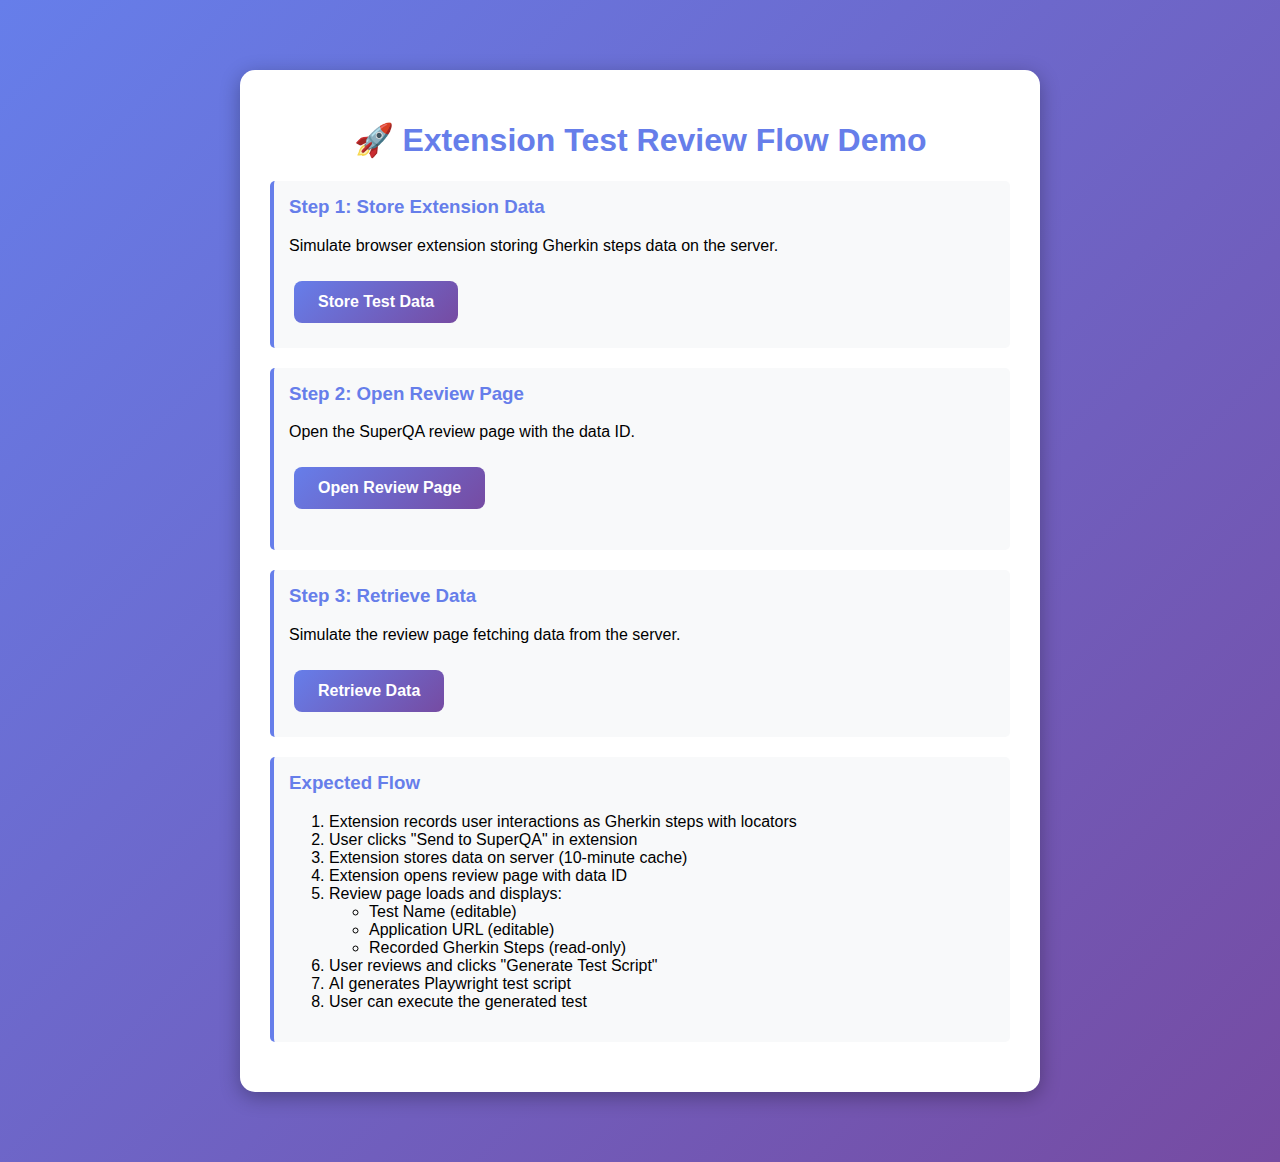
<file: docs/extension-flow-demo.html>
<!DOCTYPE html>
<html lang="en">
<head>
    <meta charset="UTF-8">
    <meta name="viewport" content="width=device-width, initial-scale=1.0">
    <title>Extension Flow Demo</title>
    <style>
        body {
            font-family: Arial, sans-serif;
            max-width: 800px;
            margin: 50px auto;
            padding: 20px;
            background: linear-gradient(135deg, #667eea 0%, #764ba2 100%);
        }
        .container {
            background: white;
            padding: 30px;
            border-radius: 15px;
            box-shadow: 0 5px 20px rgba(0,0,0,0.3);
        }
        h1 {
            color: #667eea;
            text-align: center;
        }
        .step {
            margin: 20px 0;
            padding: 15px;
            background: #f8f9fa;
            border-left: 4px solid #667eea;
            border-radius: 5px;
        }
        .step h3 {
            margin-top: 0;
            color: #667eea;
        }
        button {
            background: linear-gradient(135deg, #667eea 0%, #764ba2 100%);
            color: white;
            border: none;
            padding: 12px 24px;
            border-radius: 8px;
            font-size: 16px;
            font-weight: 600;
            cursor: pointer;
            margin: 10px 5px;
        }
        button:hover {
            transform: translateY(-2px);
            box-shadow: 0 5px 15px rgba(102, 126, 234, 0.4);
        }
        .code {
            background: #2d2d2d;
            color: #f8f8f2;
            padding: 15px;
            border-radius: 8px;
            overflow-x: auto;
            font-family: 'Courier New', monospace;
            font-size: 14px;
        }
        .success {
            color: #10b981;
            font-weight: bold;
        }
        .info {
            color: #3b82f6;
            font-weight: bold;
        }
    </style>
</head>
<body>
    <div class="container">
        <h1>🚀 Extension Test Review Flow Demo</h1>
        
        <div class="step">
            <h3>Step 1: Store Extension Data</h3>
            <p>Simulate browser extension storing Gherkin steps data on the server.</p>
            <button onclick="storeData()">Store Test Data</button>
            <div id="storeResult"></div>
        </div>

        <div class="step">
            <h3>Step 2: Open Review Page</h3>
            <p>Open the SuperQA review page with the data ID.</p>
            <button id="openReviewBtn" onclick="openReview()" disabled>Open Review Page</button>
            <p id="reviewInfo"></p>
        </div>

        <div class="step">
            <h3>Step 3: Retrieve Data</h3>
            <p>Simulate the review page fetching data from the server.</p>
            <button id="retrieveBtn" onclick="retrieveData()" disabled>Retrieve Data</button>
            <div id="retrieveResult"></div>
        </div>

        <div class="step">
            <h3>Expected Flow</h3>
            <ol>
                <li>Extension records user interactions as Gherkin steps with locators</li>
                <li>User clicks "Send to SuperQA" in extension</li>
                <li>Extension stores data on server (10-minute cache)</li>
                <li>Extension opens review page with data ID</li>
                <li>Review page loads and displays:
                    <ul>
                        <li>Test Name (editable)</li>
                        <li>Application URL (editable)</li>
                        <li>Recorded Gherkin Steps (read-only)</li>
                    </ul>
                </li>
                <li>User reviews and clicks "Generate Test Script"</li>
                <li>AI generates Playwright test script</li>
                <li>User can execute the generated test</li>
            </ol>
        </div>
    </div>

    <script>
        let currentDataId = null;

        const testData = {
            testName: "User Login Test",
            applicationUrl: "https://example.com/login",
            steps: [
                {
                    action: "fill",
                    locator: "xpath=//input[@id='username']",
                    value: "testuser",
                    description: "Enter Username \"testuser\" (xpath=//input[@id='username'])"
                },
                {
                    action: "fill",
                    locator: "xpath=//input[@id='password']",
                    value: "testpass",
                    description: "Enter Password \"testpass\" (xpath=//input[@id='password'])"
                },
                {
                    action: "click",
                    locator: "xpath=//button[@id='login-btn']",
                    value: "",
                    description: "Click on Login Button (xpath=//button[@id='login-btn'])"
                }
            ]
        };

        async function storeData() {
            const resultDiv = document.getElementById('storeResult');
            resultDiv.innerHTML = '<p>Storing data...</p>';

            try {
                const response = await fetch('https://localhost:7001/api/playwright/store-extension-data', {
                    method: 'POST',
                    headers: {
                        'Content-Type': 'application/json',
                    },
                    body: JSON.stringify(testData)
                });

                if (response.ok) {
                    const result = await response.json();
                    currentDataId = result.dataId;
                    resultDiv.innerHTML = `
                        <p class="success">✅ Success!</p>
                        <div class="code">Data ID: ${result.dataId}</div>
                    `;
                    document.getElementById('openReviewBtn').disabled = false;
                    document.getElementById('retrieveBtn').disabled = false;
                } else {
                    resultDiv.innerHTML = '<p style="color: red;">❌ Failed to store data</p>';
                }
            } catch (error) {
                resultDiv.innerHTML = `<p style="color: red;">❌ Error: ${error.message}</p>`;
            }
        }

        function openReview() {
            if (currentDataId) {
                const url = `http://localhost:5000/extension-test-review?dataId=${currentDataId}`;
                document.getElementById('reviewInfo').innerHTML = `
                    <p class="info">Opening: <a href="${url}" target="_blank">${url}</a></p>
                    <p>Note: Due to HTTPS certificate issues in development, you may need to accept the certificate first.</p>
                `;
                window.open(url, '_blank');
            }
        }

        async function retrieveData() {
            if (!currentDataId) {
                alert('Please store data first!');
                return;
            }

            const resultDiv = document.getElementById('retrieveResult');
            resultDiv.innerHTML = '<p>Retrieving data...</p>';

            try {
                const response = await fetch(`https://localhost:7001/api/playwright/get-extension-data/${currentDataId}`);

                if (response.ok) {
                    const data = await response.json();
                    resultDiv.innerHTML = `
                        <p class="success">✅ Retrieved successfully!</p>
                        <div class="code">${JSON.stringify(data, null, 2)}</div>
                        <p class="info">ℹ️ Data has been removed from cache (one-time use)</p>
                    `;
                    document.getElementById('retrieveBtn').disabled = true;
                } else {
                    resultDiv.innerHTML = '<p style="color: red;">❌ Data not found or expired</p>';
                }
            } catch (error) {
                resultDiv.innerHTML = `<p style="color: red;">❌ Error: ${error.message}</p>`;
            }
        }
    </script>
</body>
</html>
</file>
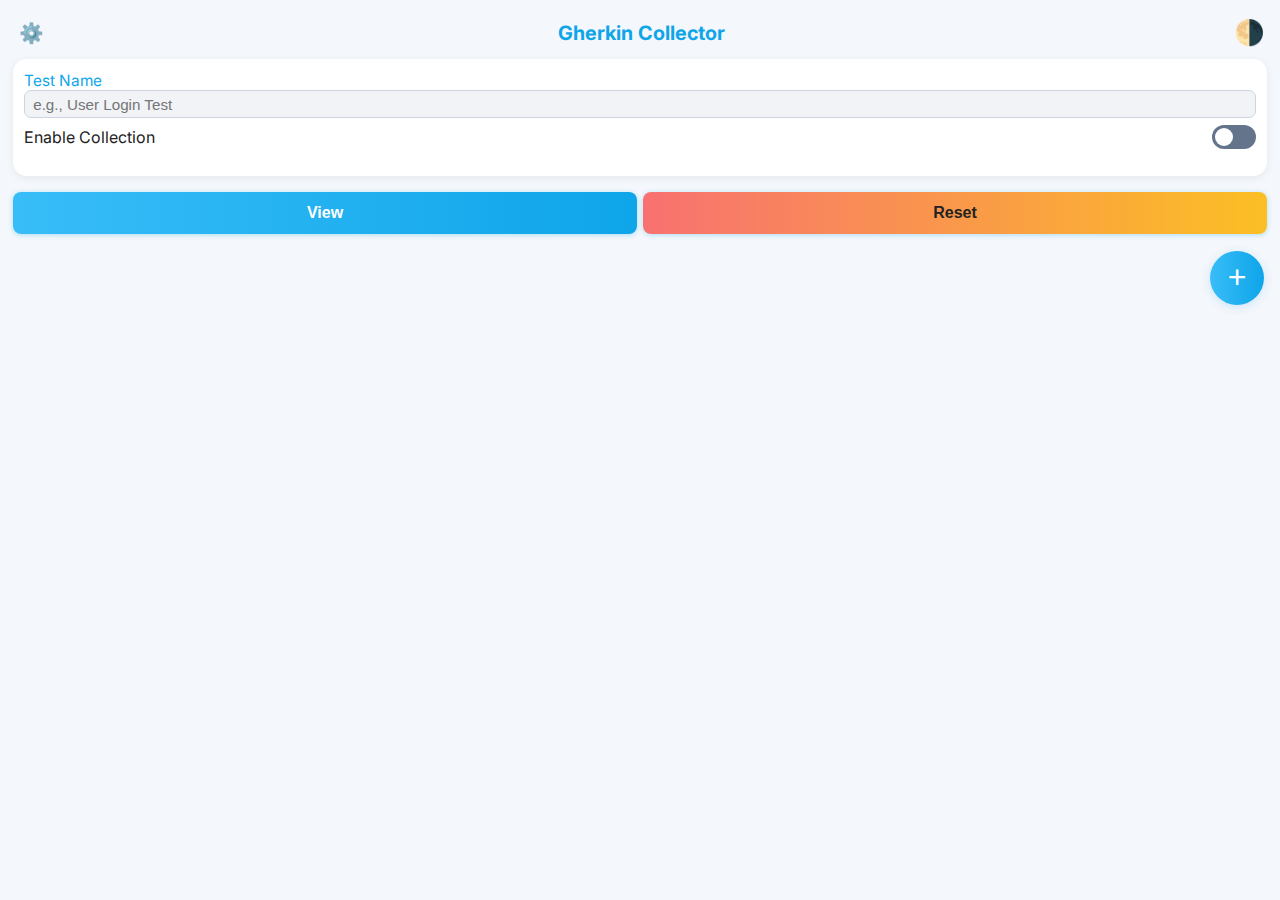
<file: Test-Case-and-Selector-Generator-Extension/popup.html>
<!DOCTYPE html>
<html lang="en">
<head>
    <meta charset="UTF-8" />
    <title>Gherkin Collector</title>
    <meta name="viewport" content="width=device-width, initial-scale=1.0" />
    <script type="module" src="popup.js"></script>
    <link href="https://fonts.googleapis.com/css2?family=Inter:wght@500&family=Fira+Code&display=swap" rel="stylesheet">
    <style>
        body {
            font-family: 'Inter', sans-serif;
            background: #f4f7fb;
            color: #222;
            margin: 0;
            padding: 0;
            min-width: 340px;
            min-height: 500px;
        }

            body.dark-mode {
                background: #23293b;
                color: #e2e8f0;
            }

        .container {
            position: relative;
            padding: 18px 13px 34px 13px;
            padding-bottom: 80px; /* Leaves space for the FAB */
        }

        .header {
            display: flex;
            align-items: center;
            justify-content: space-between;
            font-size: 1.24rem;
            font-weight: 700;
            color: #0ea5e9;
            margin-bottom: 12px;
            padding: 0 0 0 6px;
        }

        .header-icon {
            margin-right: 6px;
        }

        .theme-toggle {
            background: none;
            border: none;
            color: #0ea5e9;
            font-size: 1.24em;
            cursor: pointer;
            padding: 0 2px;
        }

        .card {
            background: #fff;
            border-radius: 14px;
            box-shadow: 0 2px 8px #0001;
            padding: 0.7em 0.7em 0.9em 0.7em;
            margin-bottom: 1.0em;
        }

        body.dark-mode .card {
            background: #334155;
        }

        .field-group label {
            font-size: 0.96em;
            color: #0ea5e9;
            margin-bottom: 3px;
        }

        .field-group input, .field-group select {
            width: 100%;
            padding: 5px 8px;
            border-radius: 7px;
            border: 1px solid #cbd5e1;
            background-color: #f1f3f6;
            color: #222;
            outline: none;
            font-size: 0.95em;
            margin-bottom: 7px;
            transition: border .18s, background .18s;
            height: 28px;
            box-sizing: border-box;
        }

            .field-group input:focus, .field-group select:focus {
                border: 1.8px solid #0ea5e9;
                background: #e0f2fe;
            }

        body.dark-mode .field-group input, body.dark-mode .field-group select {
            background: #222b3c;
            color: #e2e8f0;
            border: 1px solid #64748b;
        }

        .button-row {
            display: flex;
            gap: 6px;
            margin-bottom: 7px;
        }

            .button-row button {
                flex: 1;
                background: linear-gradient(90deg, #38bdf8, #0ea5e9);
                color: #fff;
                border: none;
                padding: 12px 0;
                font-weight: 600;
                border-radius: 8px;
                font-size: 1em;
                box-shadow: 0 1px 5px #0ea5e950;
                cursor: pointer;
                transition: background .16s, transform .10s;
            }

                .button-row button:hover {
                    background: linear-gradient(90deg, #0ea5e9, #38bdf8);
                }

            .button-row .danger {
                background: linear-gradient(90deg, #f87171, #fbbf24);
                color: #222;
            }

                .button-row .danger:hover {
                    background: linear-gradient(90deg, #fbbf24, #f87171);
                }

        .toggle-row {
            display: flex;
            flex-direction: row;
            justify-content: space-between;
            align-items: center;
            margin-bottom: 12px;
        }

        .switch {
            position: relative;
            display: inline-block;
            width: 44px;
            height: 24px;
        }

            .switch input {
                display: none;
            }

        .slider {
            position: absolute;
            cursor: pointer;
            top: 0;
            left: 0;
            right: 0;
            bottom: 0;
            background-color: #64748b;
            transition: 0.3s;
            border-radius: 30px;
        }

            .slider:before {
                position: absolute;
                content: "";
                height: 18px;
                width: 18px;
                left: 3px;
                bottom: 3px;
                background-color: #fff;
                transition: 0.3s;
                border-radius: 50%;
            }

        input:checked + .slider {
            background-color: #38bdf8;
        }

            input:checked + .slider:before {
                transform: translateX(20px);
            }

        .fab {
            position: absolute;
            right: 16px;
            bottom: 16px;
            background: linear-gradient(90deg, #38bdf8, #0ea5e9);
            color: white;
            border: none;
            width: 54px;
            height: 54px;
            border-radius: 50%;
            box-shadow: 0 2px 10px #2196f330;
            font-size: 2em;
            cursor: pointer;
            z-index: 9001;
            display: flex;
            align-items: center;
            justify-content: center;
            transition: background .15s;
        }

            .fab:hover {
                background: linear-gradient(90deg, #0ea5e9, #38bdf8);
            }

        .toast-message { 
        }

        .toast-success {
            background: linear-gradient(90deg,#22c55e,#16a34a);
        }

        .toast-error {
            background: linear-gradient(90deg,#f87171,#fbbf24);
        }

        .toast-info {
            background: linear-gradient(90deg,#38bdf8,#0ea5e9);
        }

        @keyframes slideUpFade {
            0% {
                opacity: 0;
                transform: translateX(-50%) translateY(28px);
            }

            20% {
                opacity: 1;
                transform: translateX(-50%) translateY(0);
            }

            80% {
                opacity: 1;
            }

            100% {
                opacity: 0;
                transform: translateX(-50%) translateY(-10px);
            }
        }

        .modal {
            display: none;
            position: fixed;
            top: 0;
            left: 0;
            right: 0;
            bottom: 0;
            background: rgba(0,0,0,0.16);
            z-index: 9999;
            align-items: center;
            justify-content: center;
        }

        .modal-content {
            background: #fff;
            color: #333;
            border-radius: 14px;
            box-shadow: 0 4px 24px #0002;
            padding: 32px;
            min-width: 240px;
            text-align: center;
        }

        body.dark-mode .modal-content {
            background: #222b3c;
            color: #e2e8f0;
        }

        .modal-content .modal-message {
            margin-bottom: 20px;
        }
    </style>
</head>
<body>
    <div class="container">
        <div class="header">
            <span class="header-icon">⚙️</span>
            <span>Gherkin Collector</span>
            <button class="theme-toggle" id="themeToggle" title="Toggle dark/light mode">🌗</button>
        </div>
        
        <div class="card">
            <div class="field-group">
                <label for="testNameInput">Test Name</label>
                <input type="text" id="testNameInput" placeholder="e.g., User Login Test" />
            </div>
            <div class="toggle-row">
                <span>Enable Collection</span>
                <label class="switch">
                    <input type="checkbox" id="toggleSwitch" />
                    <span class="slider"></span>
                </label>
            </div>
        </div>
        <div class="button-row">
            <button id="viewBtn">View</button>
            <button id="resetBtn" class="danger">Reset</button>
        </div>
        <button id="fab" class="fab" title="Quick action">+</button>
    </div>
    <div id="modal" class="modal">
        <div class="modal-content">
            <div class="modal-message" id="modal-message"></div>
            <button id="modal-confirm" style="margin-right: 18px;">Yes</button>
            <button id="modal-cancel">No</button>
        </div>
    </div>
</body>
</html>
</file>
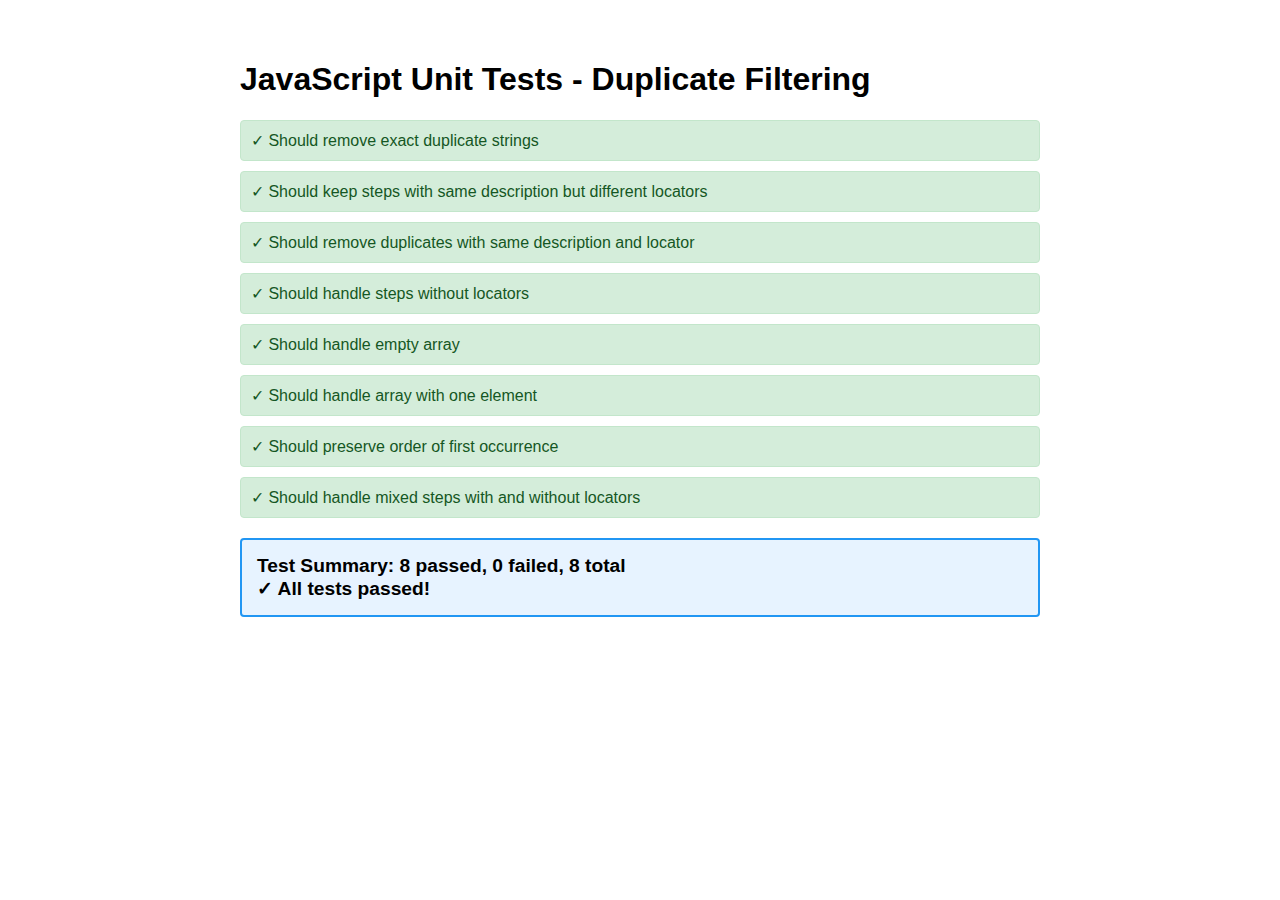
<file: Test-Case-and-Selector-Generator-Extension/test-duplicate-filtering.html>
<!DOCTYPE html>
<html lang="en">
<head>
    <meta charset="UTF-8">
    <meta name="viewport" content="width=device-width, initial-scale=1.0">
    <title>JavaScript Unit Tests - Duplicate Filtering</title>
    <style>
        body {
            font-family: Arial, sans-serif;
            max-width: 800px;
            margin: 20px auto;
            padding: 20px;
        }
        .test-result {
            padding: 10px;
            margin: 10px 0;
            border-radius: 4px;
        }
        .test-pass {
            background-color: #d4edda;
            border: 1px solid #c3e6cb;
            color: #155724;
        }
        .test-fail {
            background-color: #f8d7da;
            border: 1px solid #f5c6cb;
            color: #721c24;
        }
        .test-summary {
            font-weight: bold;
            font-size: 1.2em;
            margin-top: 20px;
            padding: 15px;
            background-color: #e7f3ff;
            border: 2px solid #2196F3;
            border-radius: 4px;
        }
    </style>
</head>
<body>
    <h1>JavaScript Unit Tests - Duplicate Filtering</h1>
    <div id="test-results"></div>
    <div id="summary"></div>

    <script>
        // Copy the filterDuplicateStrings function from view.js
        function filterDuplicateStrings(arr) {
            // Intelligent duplicate removal
            // Two steps are considered duplicates if they have the same action and locator
            const seen = new Map();
            const result = [];
            
            for (const step of arr) {
                // Extract the key parts: action description and locator (if present)
                // Format: "Action on Element (xpath=...)" or "Action on Element"
                const locatorMatch = step.match(/\((xpath=.+?|css=.+?|id=.+?)\)$/);
                const locator = locatorMatch ? locatorMatch[1] : '';
                
                // Get the description part (everything before the locator)
                const description = locator ? step.substring(0, step.lastIndexOf('(')).trim() : step.trim();
                
                // Create a unique key combining description and locator
                const key = locator ? `${description}|${locator}` : description;
                
                // Only add if we haven't seen this combination before
                if (!seen.has(key)) {
                    seen.set(key, true);
                    result.push(step);
                }
            }
            
            return result;
        }

        // Test framework
        const testResults = [];
        
        function test(description, testFn) {
            try {
                testFn();
                testResults.push({ description, passed: true });
                return true;
            } catch (error) {
                testResults.push({ description, passed: false, error: error.message });
                return false;
            }
        }

        function assertEquals(actual, expected, message) {
            if (JSON.stringify(actual) !== JSON.stringify(expected)) {
                throw new Error(message || `Expected ${JSON.stringify(expected)} but got ${JSON.stringify(actual)}`);
            }
        }

        // Tests
        test('Should remove exact duplicate strings', () => {
            const input = [
                'Click on Login Button (xpath=//button[@id="login"])',
                'Click on Login Button (xpath=//button[@id="login"])',
                'Click on Submit (css=#submit)'
            ];
            const expected = [
                'Click on Login Button (xpath=//button[@id="login"])',
                'Click on Submit (css=#submit)'
            ];
            const result = filterDuplicateStrings(input);
            assertEquals(result, expected, 'Should remove exact duplicates');
        });

        test('Should keep steps with same description but different locators', () => {
            const input = [
                'Click on Button (xpath=//button[@id="btn1"])',
                'Click on Button (xpath=//button[@id="btn2"])',
                'Click on Button (css=#btn3)'
            ];
            const expected = [
                'Click on Button (xpath=//button[@id="btn1"])',
                'Click on Button (xpath=//button[@id="btn2"])',
                'Click on Button (css=#btn3)'
            ];
            const result = filterDuplicateStrings(input);
            assertEquals(result, expected, 'Should keep steps with different locators');
        });

        test('Should remove duplicates with same description and locator', () => {
            const input = [
                'Fill username field (xpath=//input[@id="user"])',
                'Fill username field (xpath=//input[@id="user"])',
                'Fill password field (xpath=//input[@id="pass"])'
            ];
            const expected = [
                'Fill username field (xpath=//input[@id="user"])',
                'Fill password field (xpath=//input[@id="pass"])'
            ];
            const result = filterDuplicateStrings(input);
            assertEquals(result, expected, 'Should remove duplicates with same description and locator');
        });

        test('Should handle steps without locators', () => {
            const input = [
                'Navigate to homepage',
                'Navigate to homepage',
                'Click on Login Button (xpath=//button[@id="login"])'
            ];
            const expected = [
                'Navigate to homepage',
                'Click on Login Button (xpath=//button[@id="login"])'
            ];
            const result = filterDuplicateStrings(input);
            assertEquals(result, expected, 'Should remove duplicate steps without locators');
        });

        test('Should handle empty array', () => {
            const input = [];
            const expected = [];
            const result = filterDuplicateStrings(input);
            assertEquals(result, expected, 'Should handle empty array');
        });

        test('Should handle array with one element', () => {
            const input = ['Click on Button (xpath=//button)'];
            const expected = ['Click on Button (xpath=//button)'];
            const result = filterDuplicateStrings(input);
            assertEquals(result, expected, 'Should handle single element array');
        });

        test('Should preserve order of first occurrence', () => {
            const input = [
                'Step 1 (xpath=//div[@id="1"])',
                'Step 2 (xpath=//div[@id="2"])',
                'Step 1 (xpath=//div[@id="1"])',
                'Step 3 (xpath=//div[@id="3"])',
                'Step 2 (xpath=//div[@id="2"])'
            ];
            const expected = [
                'Step 1 (xpath=//div[@id="1"])',
                'Step 2 (xpath=//div[@id="2"])',
                'Step 3 (xpath=//div[@id="3"])'
            ];
            const result = filterDuplicateStrings(input);
            assertEquals(result, expected, 'Should preserve order of first occurrence');
        });

        test('Should handle mixed steps with and without locators', () => {
            const input = [
                'Navigate to page',
                'Click on Button (xpath=//button[@id="btn"])',
                'Navigate to page',
                'Wait for element',
                'Click on Button (xpath=//button[@id="btn"])',
                'Wait for element'
            ];
            const expected = [
                'Navigate to page',
                'Click on Button (xpath=//button[@id="btn"])',
                'Wait for element'
            ];
            const result = filterDuplicateStrings(input);
            assertEquals(result, expected, 'Should handle mixed steps');
        });

        // Display results
        function displayResults() {
            const resultsDiv = document.getElementById('test-results');
            const summaryDiv = document.getElementById('summary');
            
            let passCount = 0;
            let failCount = 0;
            
            testResults.forEach(result => {
                const div = document.createElement('div');
                div.className = `test-result ${result.passed ? 'test-pass' : 'test-fail'}`;
                
                if (result.passed) {
                    div.innerHTML = `✓ ${result.description}`;
                    passCount++;
                } else {
                    div.innerHTML = `✗ ${result.description}<br><small>${result.error}</small>`;
                    failCount++;
                }
                
                resultsDiv.appendChild(div);
            });
            
            summaryDiv.className = 'test-summary';
            summaryDiv.innerHTML = `
                <strong>Test Summary:</strong> ${passCount} passed, ${failCount} failed, ${testResults.length} total
                ${failCount === 0 ? '<br>✓ All tests passed!' : ''}
            `;
        }

        // Run tests on page load
        displayResults();
    </script>
</body>
</html>
</file>
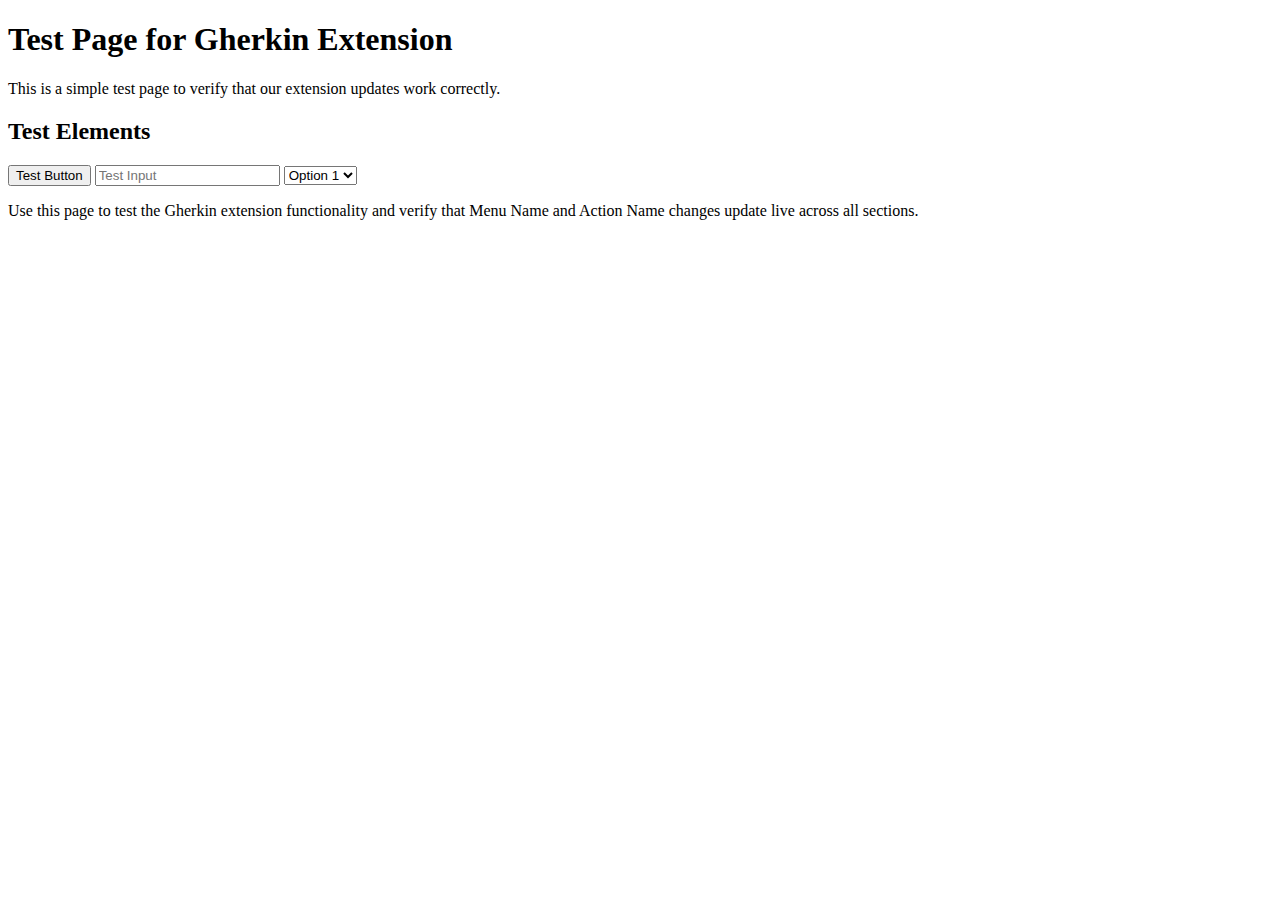
<file: Test-Case-and-Selector-Generator-Extension/test.html>
<!DOCTYPE html>
<html lang="en">
<head>
    <meta charset="UTF-8">
    <meta name="viewport" content="width=device-width, initial-scale=1.0">
    <title>Extension Test Page</title>
</head>
<body>
    <h1>Test Page for Gherkin Extension</h1>
    <p>This is a simple test page to verify that our extension updates work correctly.</p>
    
    <div>
        <h2>Test Elements</h2>
        <button id="testButton">Test Button</button>
        <input type="text" id="testInput" placeholder="Test Input">
        <select id="testSelect">
            <option value="option1">Option 1</option>
            <option value="option2">Option 2</option>
        </select>
    </div>
    
    <p>Use this page to test the Gherkin extension functionality and verify that Menu Name and Action Name changes update live across all sections.</p>
</body>
</html>
</file>
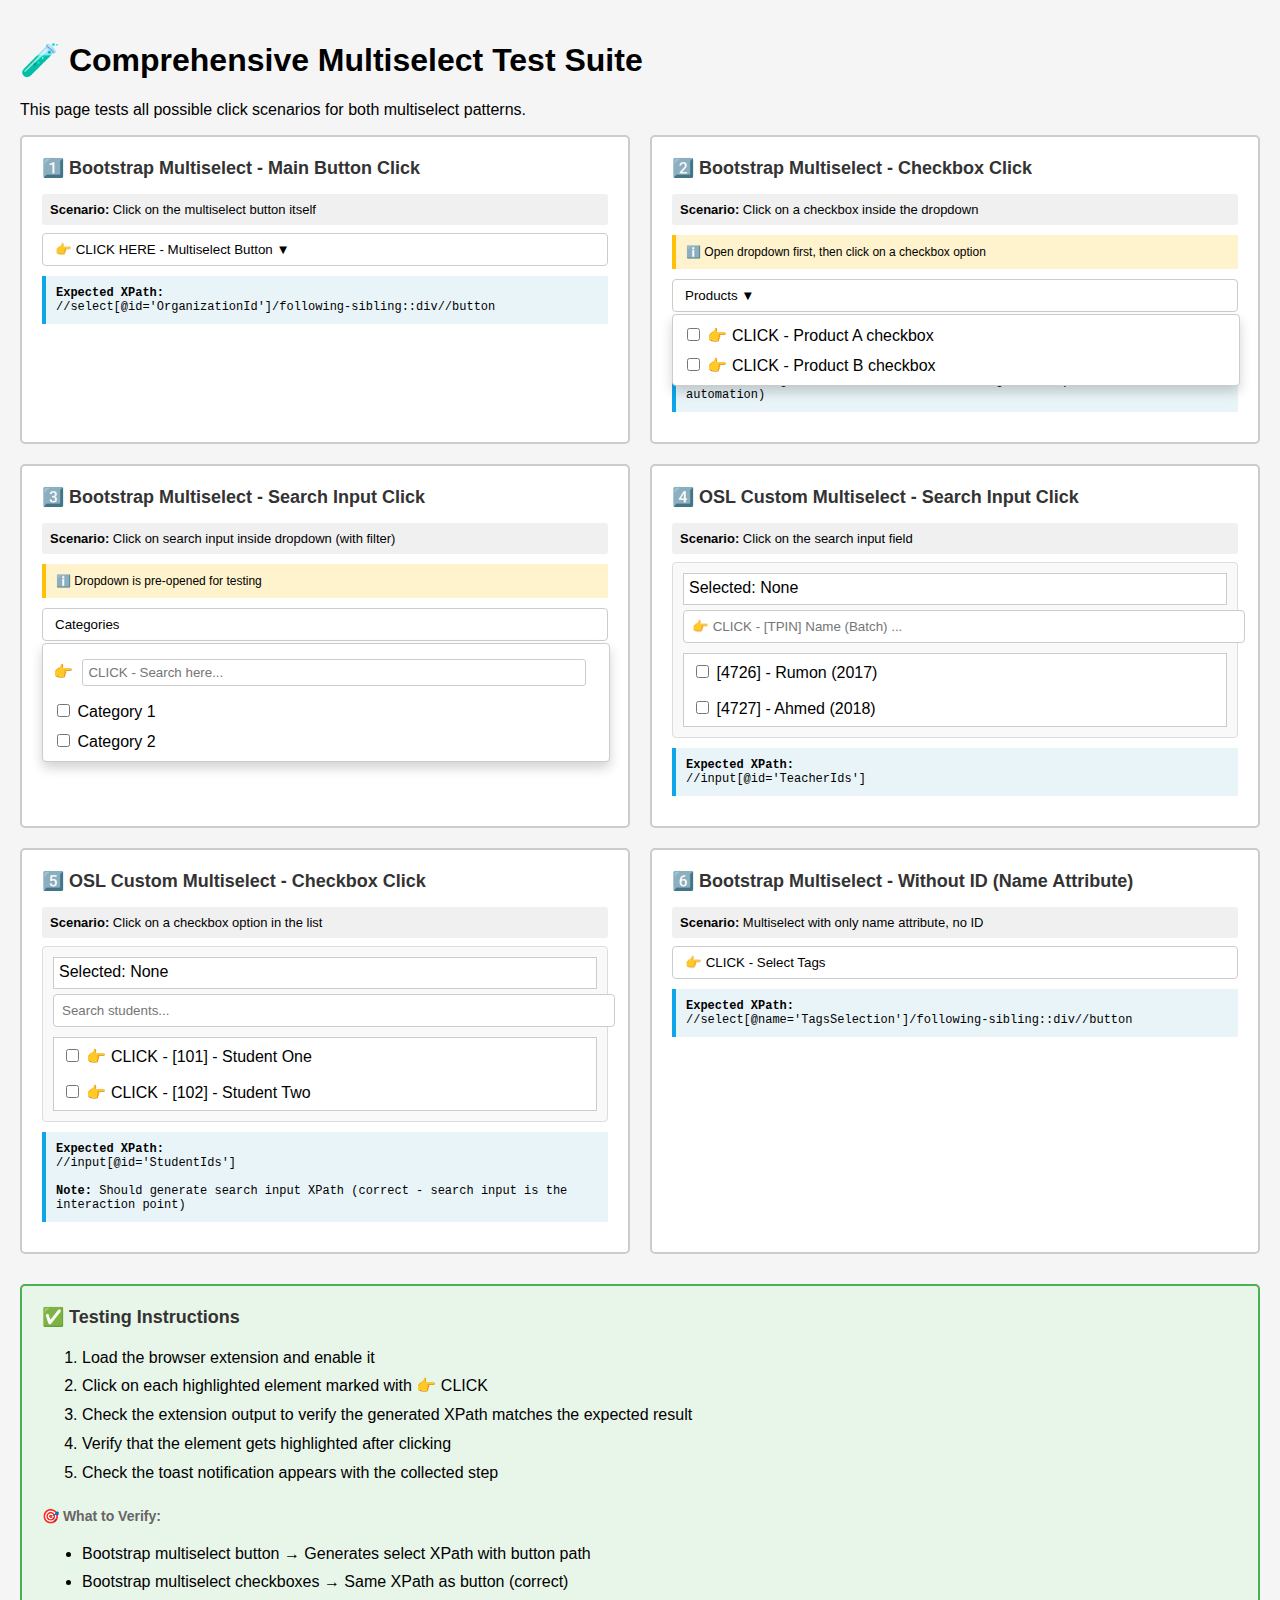
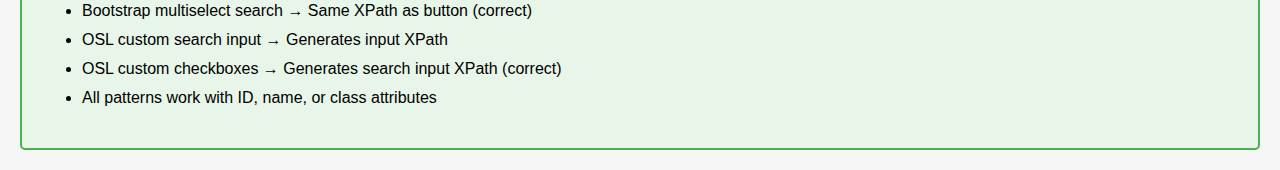
<file: Test-Case-and-Selector-Generator-Extension/test_comprehensive_multiselect.html>
<!DOCTYPE html>
<html lang="en">
<head>
    <meta charset="UTF-8">
    <meta name="viewport" content="width=device-width, initial-scale=1.0">
    <title>Comprehensive Multiselect Test - All Click Scenarios</title>
    <style>
        body {
            font-family: Arial, sans-serif;
            padding: 20px;
            max-width: 1400px;
            margin: 0 auto;
            background: #f5f5f5;
        }
        .test-container {
            display: grid;
            grid-template-columns: 1fr 1fr;
            gap: 20px;
            margin-bottom: 30px;
        }
        .test-section {
            background: white;
            padding: 20px;
            border: 2px solid #ccc;
            border-radius: 5px;
        }
        .test-section h2 {
            margin-top: 0;
            color: #333;
            font-size: 18px;
        }
        .test-section h3 {
            color: #666;
            font-size: 14px;
            margin: 10px 0 5px 0;
        }
        .expected {
            background: #e8f4f8;
            padding: 10px;
            border-left: 4px solid #0ea5e9;
            margin: 10px 0;
            font-family: monospace;
            font-size: 12px;
        }
        .clickable {
            cursor: pointer;
            transition: background 0.2s;
        }
        .clickable:hover {
            background: #fffacd !important;
        }
        
        /* Bootstrap Multiselect Styles */
        .hide-native-select select {
            display: none;
        }
        .btn-group {
            position: relative;
            display: inline-block;
            width: 100%;
        }
        .btn-group.open .dropdown-menu {
            display: block;
        }
        .multiselect {
            padding: 8px 12px;
            border: 1px solid #ccc;
            border-radius: 4px;
            background: white;
            width: 100%;
            text-align: left;
        }
        .dropdown-menu {
            display: none;
            position: absolute;
            top: 100%;
            left: 0;
            z-index: 1000;
            min-width: 100%;
            max-height: 300px;
            overflow: auto;
            padding: 5px 0;
            margin: 2px 0 0;
            background-color: #fff;
            border: 1px solid #ccc;
            border-radius: 4px;
            box-shadow: 0 6px 12px rgba(0,0,0,.175);
        }
        .dropdown-menu li {
            list-style: none;
            padding: 5px 10px;
        }
        .dropdown-menu li:hover {
            background: #f5f5f5;
        }
        .multiselect-search {
            width: 90%;
            padding: 5px;
            margin: 5px;
            border: 1px solid #ccc;
            border-radius: 3px;
        }
        
        /* OSL Custom Multiselect Styles */
        .osl-custom-multiselect {
            border: 1px solid #ddd;
            padding: 10px;
            background: #f9f9f9;
            border-radius: 4px;
        }
        .input-div {
            position: relative;
        }
        .selected-value {
            min-height: 20px;
            padding: 5px;
            background: white;
            border: 1px solid #ccc;
            margin-bottom: 5px;
        }
        .form-control {
            width: 100%;
            padding: 8px;
            border: 1px solid #ccc;
            border-radius: 4px;
        }
        .list-unstyled {
            list-style: none;
            padding: 0;
            margin: 10px 0 0 0;
            border: 1px solid #ccc;
            max-height: 200px;
            overflow-y: auto;
            background: white;
        }
        .list-unstyled li {
            padding: 8px;
            cursor: pointer;
        }
        .list-unstyled li:hover {
            background: #e9e9e9;
        }
        
        .scenario {
            background: #f0f0f0;
            padding: 8px;
            margin: 8px 0;
            border-radius: 3px;
            font-size: 13px;
        }
        .note {
            background: #fff3cd;
            border-left: 4px solid #ffc107;
            padding: 10px;
            margin: 10px 0;
            font-size: 12px;
        }
    </style>
</head>
<body>
    <h1>🧪 Comprehensive Multiselect Test Suite</h1>
    <p>This page tests all possible click scenarios for both multiselect patterns.</p>
    
    <div class="test-container">
        <!-- Bootstrap Multiselect Tests -->
        <div class="test-section">
            <h2>1️⃣ Bootstrap Multiselect - Main Button Click</h2>
            <div class="scenario">
                <strong>Scenario:</strong> Click on the multiselect button itself
            </div>
            
            <span class="hide-native-select">
                <select class="form-control" id="OrganizationId" multiple="multiple" name="OrganizationId">
                    <option value="1">UDVASH</option>
                    <option value="2">UNMESH</option>
                    <option value="3">ONLINE CARE</option>
                </select>
                <div class="btn-group">
                    <button type="button" class="multiselect dropdown-toggle btn btn-default clickable" data-toggle="dropdown">
                        <span class="multiselect-selected-text">👉 CLICK HERE - Multiselect Button</span> <b class="caret">▼</b>
                    </button>
                    <ul class="multiselect-container dropdown-menu">
                        <li><a tabindex="0"><label class="checkbox"><input type="checkbox" value="1"> UDVASH</label></a></li>
                        <li><a tabindex="0"><label class="checkbox"><input type="checkbox" value="2"> UNMESH</label></a></li>
                        <li><a tabindex="0"><label class="checkbox"><input type="checkbox" value="3"> ONLINE CARE</label></a></li>
                    </ul>
                </div>
            </span>
            
            <div class="expected">
                <strong>Expected XPath:</strong><br>
                //select[@id='OrganizationId']/following-sibling::div//button
            </div>
        </div>
        
        <div class="test-section">
            <h2>2️⃣ Bootstrap Multiselect - Checkbox Click</h2>
            <div class="scenario">
                <strong>Scenario:</strong> Click on a checkbox inside the dropdown
            </div>
            <div class="note">
                ℹ️ Open dropdown first, then click on a checkbox option
            </div>
            
            <span class="hide-native-select">
                <select class="form-control" id="ProductId" multiple="multiple" name="ProductId">
                    <option value="1">Product A</option>
                    <option value="2">Product B</option>
                </select>
                <div class="btn-group open">
                    <button type="button" class="multiselect dropdown-toggle btn btn-default" data-toggle="dropdown">
                        <span class="multiselect-selected-text">Products</span> <b class="caret">▼</b>
                    </button>
                    <ul class="multiselect-container dropdown-menu">
                        <li><a tabindex="0"><label class="checkbox clickable">
                            <input type="checkbox" value="1"> 👉 CLICK - Product A checkbox
                        </label></a></li>
                        <li><a tabindex="0"><label class="checkbox clickable">
                            <input type="checkbox" value="2"> 👉 CLICK - Product B checkbox
                        </label></a></li>
                    </ul>
                </div>
            </span>
            
            <div class="expected">
                <strong>Expected XPath:</strong><br>
                //select[@id='ProductId']/following-sibling::div//button
                <br><br>
                <strong>Note:</strong> Should generate same XPath as clicking button (correct behavior for automation)
            </div>
        </div>
        
        <div class="test-section">
            <h2>3️⃣ Bootstrap Multiselect - Search Input Click</h2>
            <div class="scenario">
                <strong>Scenario:</strong> Click on search input inside dropdown (with filter)
            </div>
            <div class="note">
                ℹ️ Dropdown is pre-opened for testing
            </div>
            
            <span class="hide-native-select">
                <select class="form-control" id="CategoryId" multiple="multiple">
                    <option value="1">Category 1</option>
                    <option value="2">Category 2</option>
                </select>
                <div class="btn-group open">
                    <button type="button" class="multiselect dropdown-toggle btn btn-default">
                        <span class="multiselect-selected-text">Categories</span>
                    </button>
                    <ul class="multiselect-container dropdown-menu">
                        <li class="multiselect-filter">
                            👉 <input class="multiselect-search clickable" type="text" placeholder="CLICK - Search here...">
                        </li>
                        <li><a tabindex="0"><label class="checkbox"><input type="checkbox" value="1"> Category 1</label></a></li>
                        <li><a tabindex="0"><label class="checkbox"><input type="checkbox" value="2"> Category 2</label></a></li>
                    </ul>
                </div>
            </span>
            
            <div class="expected">
                <strong>Expected XPath:</strong><br>
                //select[@id='CategoryId']/following-sibling::div//button
                <br><br>
                <strong>Note:</strong> Should generate multiselect button XPath (correct for automation workflow)
            </div>
        </div>
        
        <div class="test-section">
            <h2>4️⃣ OSL Custom Multiselect - Search Input Click</h2>
            <div class="scenario">
                <strong>Scenario:</strong> Click on the search input field
            </div>
            
            <div class="col-md-4">
                <div class="osl-custom-multiselect">
                    <div class="input-div">
                        <div class="selected-value">Selected: None</div>
                        <input id="TeacherIds" class="form-control input-search clickable" autocomplete="off" placeholder="👉 CLICK - [TPIN] Name (Batch) ...">
                        <input type="hidden" autocomplete="off" id="uuu-selected-list-data">
                    </div>
                    <ul id="multiselectOptionList" class="list-unstyled">
                        <li><input class="select" type="checkbox" value="4726"> <span>[4726] - Rumon (2017)</span></li>
                        <li><input class="select" type="checkbox" value="4727"> <span>[4727] - Ahmed (2018)</span></li>
                    </ul>
                </div>
            </div>
            
            <div class="expected">
                <strong>Expected XPath:</strong><br>
                //input[@id='TeacherIds']
            </div>
        </div>
        
        <div class="test-section">
            <h2>5️⃣ OSL Custom Multiselect - Checkbox Click</h2>
            <div class="scenario">
                <strong>Scenario:</strong> Click on a checkbox option in the list
            </div>
            
            <div class="col-md-4">
                <div class="osl-custom-multiselect">
                    <div class="input-div">
                        <div class="selected-value">Selected: None</div>
                        <input id="StudentIds" class="form-control input-search" autocomplete="off" placeholder="Search students...">
                    </div>
                    <ul class="list-unstyled">
                        <li class="clickable">
                            <input class="select" type="checkbox" value="101"> 
                            <span>👉 CLICK - [101] - Student One</span>
                        </li>
                        <li class="clickable">
                            <input class="select" type="checkbox" value="102"> 
                            <span>👉 CLICK - [102] - Student Two</span>
                        </li>
                    </ul>
                </div>
            </div>
            
            <div class="expected">
                <strong>Expected XPath:</strong><br>
                //input[@id='StudentIds']
                <br><br>
                <strong>Note:</strong> Should generate search input XPath (correct - search input is the interaction point)
            </div>
        </div>
        
        <div class="test-section">
            <h2>6️⃣ Bootstrap Multiselect - Without ID (Name Attribute)</h2>
            <div class="scenario">
                <strong>Scenario:</strong> Multiselect with only name attribute, no ID
            </div>
            
            <span class="hide-native-select">
                <select class="form-control" multiple="multiple" name="TagsSelection">
                    <option value="1">Tag 1</option>
                    <option value="2">Tag 2</option>
                </select>
                <div class="btn-group">
                    <button type="button" class="multiselect clickable">
                        <span>👉 CLICK - Select Tags</span>
                    </button>
                </div>
            </span>
            
            <div class="expected">
                <strong>Expected XPath:</strong><br>
                //select[@name='TagsSelection']/following-sibling::div//button
            </div>
        </div>
    </div>
    
    <div class="test-section" style="margin-top: 20px; background: #e8f5e9; border-color: #4caf50;">
        <h2>✅ Testing Instructions</h2>
        <ol style="line-height: 1.8;">
            <li>Load the browser extension and enable it</li>
            <li>Click on each highlighted element marked with 👉 CLICK</li>
            <li>Check the extension output to verify the generated XPath matches the expected result</li>
            <li>Verify that the element gets highlighted after clicking</li>
            <li>Check the toast notification appears with the collected step</li>
        </ol>
        
        <h3 style="margin-top: 20px;">🎯 What to Verify:</h3>
        <ul style="line-height: 1.8;">
            <li>Bootstrap multiselect button → Generates select XPath with button path</li>
            <li>Bootstrap multiselect checkboxes → Same XPath as button (correct)</li>
            <li>Bootstrap multiselect search → Same XPath as button (correct)</li>
            <li>OSL custom search input → Generates input XPath</li>
            <li>OSL custom checkboxes → Generates search input XPath (correct)</li>
            <li>All patterns work with ID, name, or class attributes</li>
        </ul>
    </div>
    
    <script>
        // Simple toggle for dropdown demo
        document.querySelectorAll('.btn-group button').forEach(btn => {
            btn.addEventListener('click', function(e) {
                e.stopPropagation();
                const parent = this.closest('.btn-group');
                parent.classList.toggle('open');
            });
        });

        // Close dropdowns when clicking outside
        document.addEventListener('click', function(e) {
            if (!e.target.closest('.btn-group')) {
                document.querySelectorAll('.btn-group.open').forEach(el => {
                    el.classList.remove('open');
                });
            }
        });
        
        // Add visual feedback
        document.querySelectorAll('.clickable').forEach(el => {
            el.addEventListener('click', function() {
                this.style.outline = '3px solid #0ea5e9';
                setTimeout(() => {
                    this.style.outline = '';
                }, 2000);
            });
        });
    </script>
</body>
</html>
</file>
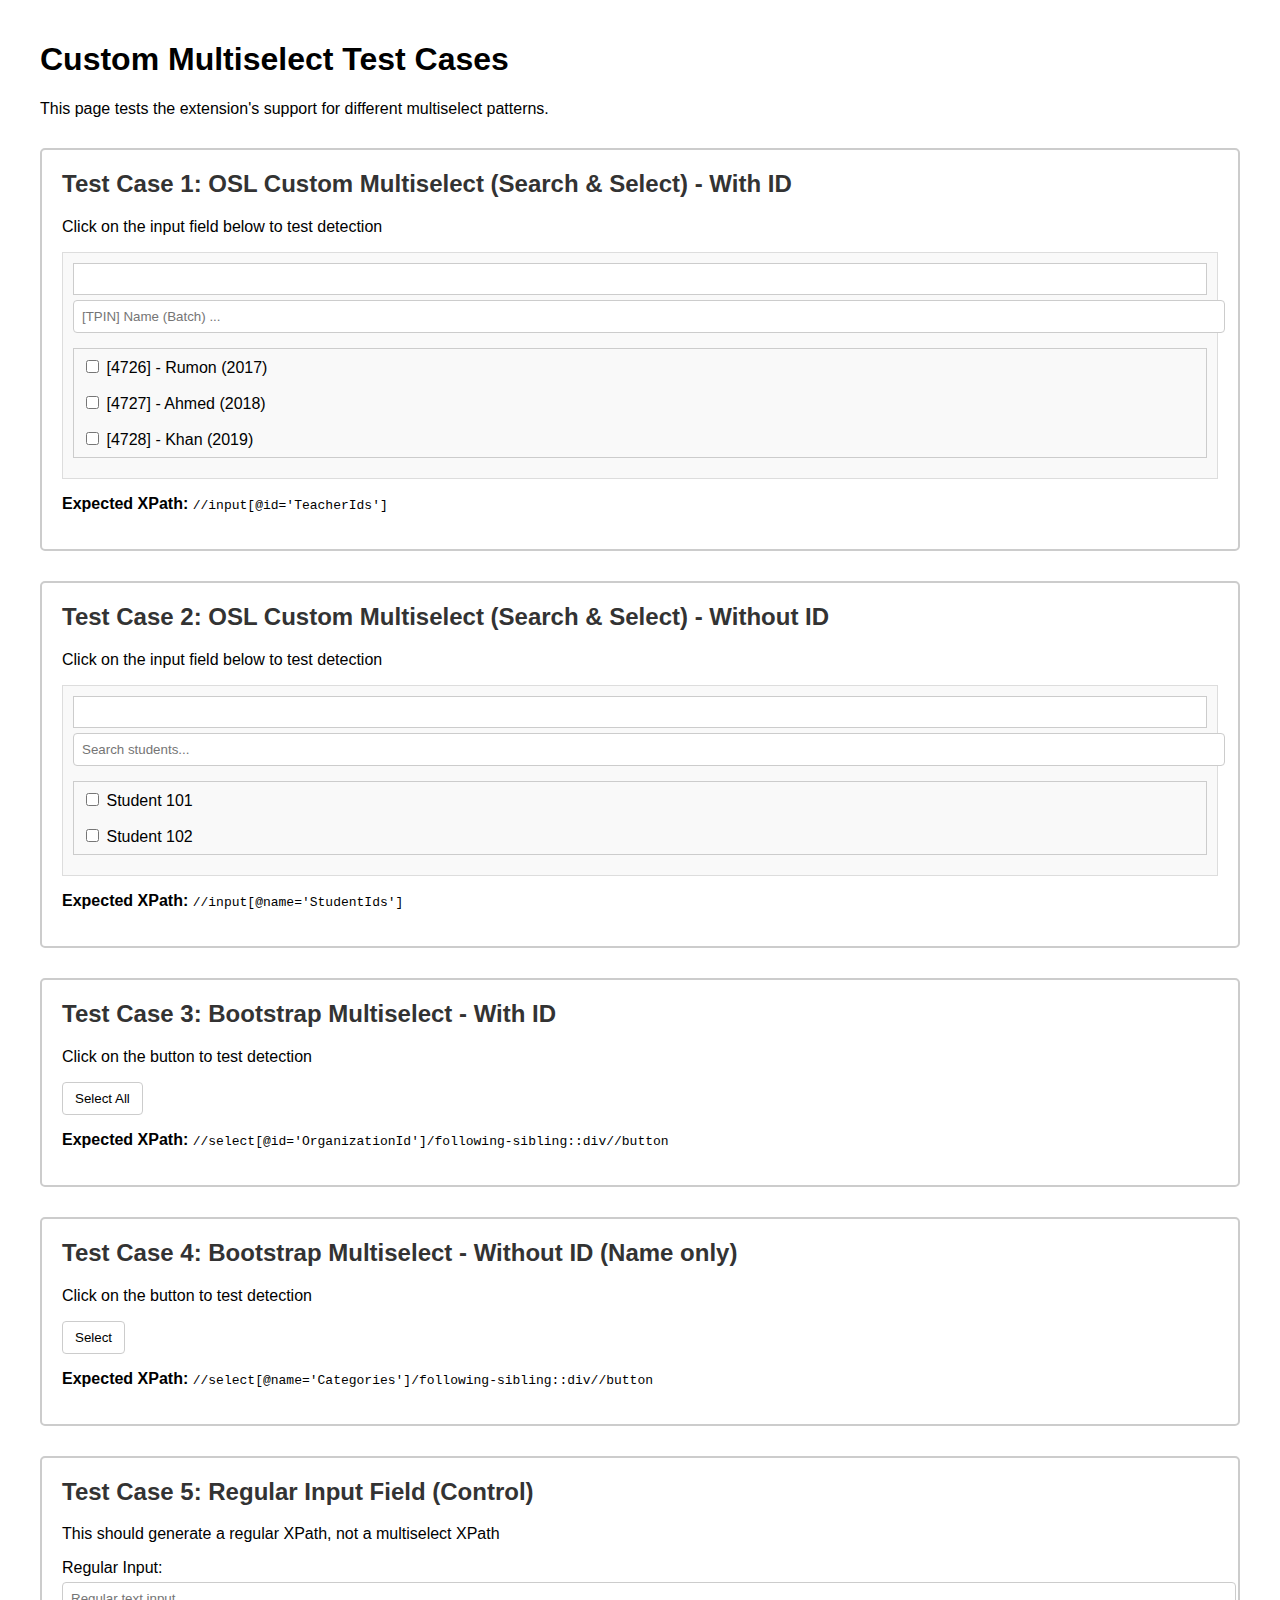
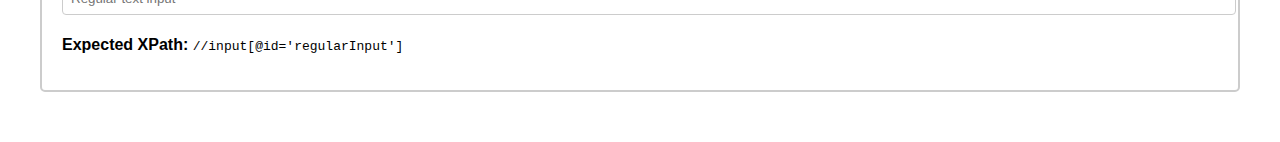
<file: Test-Case-and-Selector-Generator-Extension/test_custom_multiselect.html>
<!DOCTYPE html>
<html lang="en">
<head>
    <meta charset="UTF-8">
    <meta name="viewport" content="width=device-width, initial-scale=1.0">
    <title>Custom Multiselect Test Cases</title>
    <style>
        body {
            font-family: Arial, sans-serif;
            padding: 20px;
            max-width: 1200px;
            margin: 0 auto;
        }
        .test-section {
            margin: 30px 0;
            padding: 20px;
            border: 2px solid #ccc;
            border-radius: 5px;
        }
        .test-section h2 {
            margin-top: 0;
            color: #333;
        }
        .osl-custom-multiselect {
            border: 1px solid #ddd;
            padding: 10px;
            background: #f9f9f9;
        }
        .input-div {
            position: relative;
        }
        .selected-value {
            min-height: 20px;
            padding: 5px;
            background: white;
            border: 1px solid #ccc;
        }
        .form-control {
            width: 100%;
            padding: 8px;
            margin: 5px 0;
            border: 1px solid #ccc;
            border-radius: 4px;
        }
        .list-unstyled {
            list-style: none;
            padding: 0;
            margin: 10px 0;
            border: 1px solid #ccc;
            max-height: 200px;
            overflow-y: auto;
        }
        .list-unstyled li {
            padding: 8px;
            cursor: pointer;
        }
        .list-unstyled li:hover {
            background: #e9e9e9;
        }
        /* Bootstrap multiselect styles */
        .hide-native-select select {
            display: none;
        }
        .btn-group {
            position: relative;
            display: inline-block;
        }
        .multiselect {
            padding: 8px 12px;
            border: 1px solid #ccc;
            border-radius: 4px;
            background: white;
            cursor: pointer;
        }
        .dropdown-menu {
            display: none;
            position: absolute;
            top: 100%;
            left: 0;
            z-index: 1000;
            min-width: 200px;
            padding: 5px 0;
            margin: 2px 0 0;
            background-color: #fff;
            border: 1px solid #ccc;
            border-radius: 4px;
            box-shadow: 0 6px 12px rgba(0,0,0,.175);
        }
        .btn-group.open .dropdown-menu {
            display: block;
        }
    </style>
</head>
<body>
    <h1>Custom Multiselect Test Cases</h1>
    <p>This page tests the extension's support for different multiselect patterns.</p>

    <!-- Test Case 1: OSL Custom Multiselect with ID -->
    <div class="test-section">
        <h2>Test Case 1: OSL Custom Multiselect (Search & Select) - With ID</h2>
        <p>Click on the input field below to test detection</p>
        <div class="col-md-4">
            <div class="osl-custom-multiselect">
                <div class="input-div">
                    <div class="selected-value"></div>
                    <input id="TeacherIds" class="form-control input-search" autocomplete="off" placeholder="[TPIN] Name (Batch) ...">
                    <input type="hidden" autocomplete="off" id="uuu-selected-list-data" value="">
                </div>
                <ul id="multiselectOptionList" class="list-unstyled">
                    <li>
                        <input class="select" type="checkbox" value="4726"> <span>[4726] - Rumon (2017)</span>
                    </li>
                    <li>
                        <input class="select" type="checkbox" value="4727"> <span>[4727] - Ahmed (2018)</span>
                    </li>
                    <li>
                        <input class="select" type="checkbox" value="4728"> <span>[4728] - Khan (2019)</span>
                    </li>
                </ul>
            </div>
        </div>
        <p><strong>Expected XPath:</strong> <code>//input[@id='TeacherIds']</code></p>
    </div>

    <!-- Test Case 2: OSL Custom Multiselect without ID -->
    <div class="test-section">
        <h2>Test Case 2: OSL Custom Multiselect (Search & Select) - Without ID</h2>
        <p>Click on the input field below to test detection</p>
        <div class="col-md-4">
            <div class="osl-custom-multiselect">
                <div class="input-div">
                    <div class="selected-value"></div>
                    <input name="StudentIds" class="form-control input-search" autocomplete="off" placeholder="Search students...">
                    <input type="hidden" autocomplete="off" id="student-selected-data" value="">
                </div>
                <ul class="list-unstyled">
                    <li>
                        <input class="select" type="checkbox" value="101"> <span>Student 101</span>
                    </li>
                    <li>
                        <input class="select" type="checkbox" value="102"> <span>Student 102</span>
                    </li>
                </ul>
            </div>
        </div>
        <p><strong>Expected XPath:</strong> <code>//input[@name='StudentIds']</code></p>
    </div>

    <!-- Test Case 3: Bootstrap Multiselect with ID -->
    <div class="test-section">
        <h2>Test Case 3: Bootstrap Multiselect - With ID</h2>
        <p>Click on the button to test detection</p>
        <span class="hide-native-select">
            <select class="form-control" id="OrganizationId" multiple="multiple" name="OrganizationId">
                <option value="0" selected="">All</option>
                <option value="1">UDVASH</option>
                <option value="2">UNMESH</option>
                <option value="13">ONLINE CARE</option>
                <option value="14">UTKORSHO</option>
                <option value="12">UTTORON</option>
            </select>
            <div class="btn-group">
                <button type="button" class="multiselect dropdown-toggle btn btn-default" data-toggle="dropdown" title="Select All">
                    <span class="multiselect-selected-text">Select All</span> <b class="caret"></b>
                </button>
                <ul class="multiselect-container dropdown-menu">
                    <li class="multiselect-item multiselect-all">
                        <a tabindex="0" class="multiselect-all">
                            <label class="checkbox"><input type="checkbox" value="0"> Select all</label>
                        </a>
                    </li>
                    <li>
                        <a tabindex="0">
                            <label class="checkbox"><input type="checkbox" value="1"> UDVASH</label>
                        </a>
                    </li>
                    <li>
                        <a tabindex="0">
                            <label class="checkbox"><input type="checkbox" value="2"> UNMESH</label>
                        </a>
                    </li>
                </ul>
            </div>
        </span>
        <p><strong>Expected XPath:</strong> <code>//select[@id='OrganizationId']/following-sibling::div//button</code></p>
    </div>

    <!-- Test Case 4: Bootstrap Multiselect without ID -->
    <div class="test-section">
        <h2>Test Case 4: Bootstrap Multiselect - Without ID (Name only)</h2>
        <p>Click on the button to test detection</p>
        <span class="hide-native-select">
            <select class="form-control" multiple="multiple" name="Categories">
                <option value="1">Category 1</option>
                <option value="2">Category 2</option>
                <option value="3">Category 3</option>
            </select>
            <div class="btn-group">
                <button type="button" class="multiselect dropdown-toggle btn btn-default">
                    <span class="multiselect-selected-text">Select</span>
                </button>
            </div>
        </span>
        <p><strong>Expected XPath:</strong> <code>//select[@name='Categories']/following-sibling::div//button</code></p>
    </div>

    <!-- Test Case 5: Regular input field (control test) -->
    <div class="test-section">
        <h2>Test Case 5: Regular Input Field (Control)</h2>
        <p>This should generate a regular XPath, not a multiselect XPath</p>
        <label for="regularInput">Regular Input:</label>
        <input type="text" id="regularInput" class="form-control" placeholder="Regular text input">
        <p><strong>Expected XPath:</strong> <code>//input[@id='regularInput']</code></p>
    </div>

    <script>
        // Simple toggle for dropdown demo
        document.querySelectorAll('.btn-group button').forEach(btn => {
            btn.addEventListener('click', function(e) {
                e.stopPropagation();
                const parent = this.closest('.btn-group');
                parent.classList.toggle('open');
            });
        });

        // Close dropdowns when clicking outside
        document.addEventListener('click', function() {
            document.querySelectorAll('.btn-group.open').forEach(el => {
                el.classList.remove('open');
            });
        });
    </script>
</body>
</html>
</file>
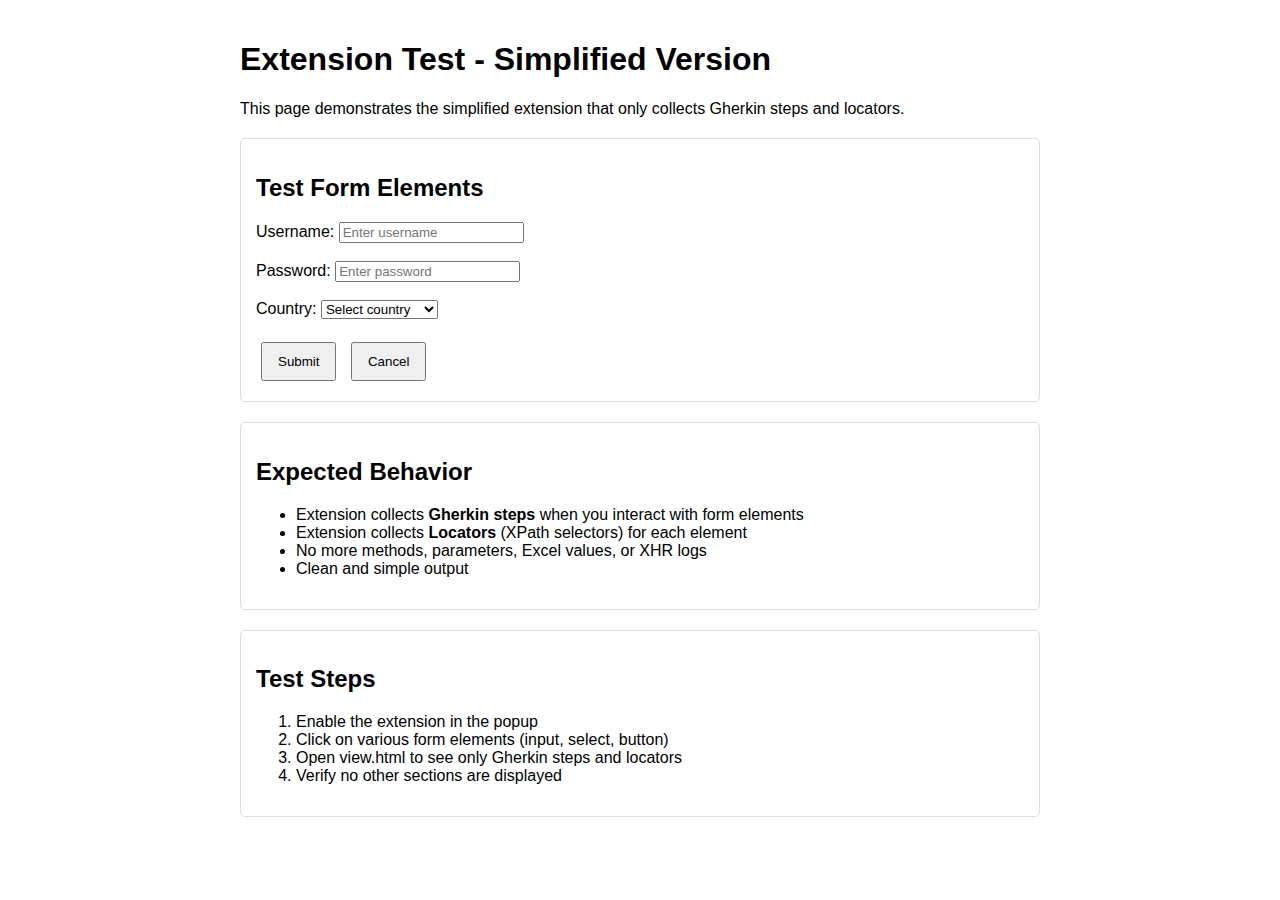
<file: Test-Case-and-Selector-Generator-Extension/test_extension.html>
<!DOCTYPE html>
<html lang="en">
<head>
    <meta charset="UTF-8">
    <meta name="viewport" content="width=device-width, initial-scale=1.0">
    <title>Test Extension - Simplified Version</title>
    <style>
        body {
            font-family: Arial, sans-serif;
            padding: 20px;
            max-width: 800px;
            margin: 0 auto;
        }
        .test-section {
            margin: 20px 0;
            padding: 15px;
            border: 1px solid #ddd;
            border-radius: 5px;
        }
        button {
            padding: 10px 15px;
            margin: 5px;
            cursor: pointer;
        }
        .result {
            background: #f0f0f0;
            padding: 10px;
            margin-top: 10px;
            border-radius: 3px;
        }
    </style>
</head>
<body>
    <h1>Extension Test - Simplified Version</h1>
    <p>This page demonstrates the simplified extension that only collects Gherkin steps and locators.</p>

    <div class="test-section">
        <h2>Test Form Elements</h2>
        <label for="username">Username:</label>
        <input type="text" id="username" name="username" placeholder="Enter username">
        
        <br><br>
        
        <label for="password">Password:</label>
        <input type="password" id="password" name="password" placeholder="Enter password">
        
        <br><br>
        
        <label for="country">Country:</label>
        <select id="country" name="country">
            <option value="">Select country</option>
            <option value="us">United States</option>
            <option value="uk">United Kingdom</option>
            <option value="ca">Canada</option>
        </select>
        
        <br><br>
        
        <button id="submitBtn">Submit</button>
        <button id="cancelBtn">Cancel</button>
    </div>

    <div class="test-section">
        <h2>Expected Behavior</h2>
        <ul>
            <li>Extension collects <strong>Gherkin steps</strong> when you interact with form elements</li>
            <li>Extension collects <strong>Locators</strong> (XPath selectors) for each element</li>
            <li>No more methods, parameters, Excel values, or XHR logs</li>
            <li>Clean and simple output</li>
        </ul>
    </div>

    <div class="test-section">
        <h2>Test Steps</h2>
        <ol>
            <li>Enable the extension in the popup</li>
            <li>Click on various form elements (input, select, button)</li>
            <li>Open view.html to see only Gherkin steps and locators</li>
            <li>Verify no other sections are displayed</li>
        </ol>
    </div>
</body>
</html>
</file>
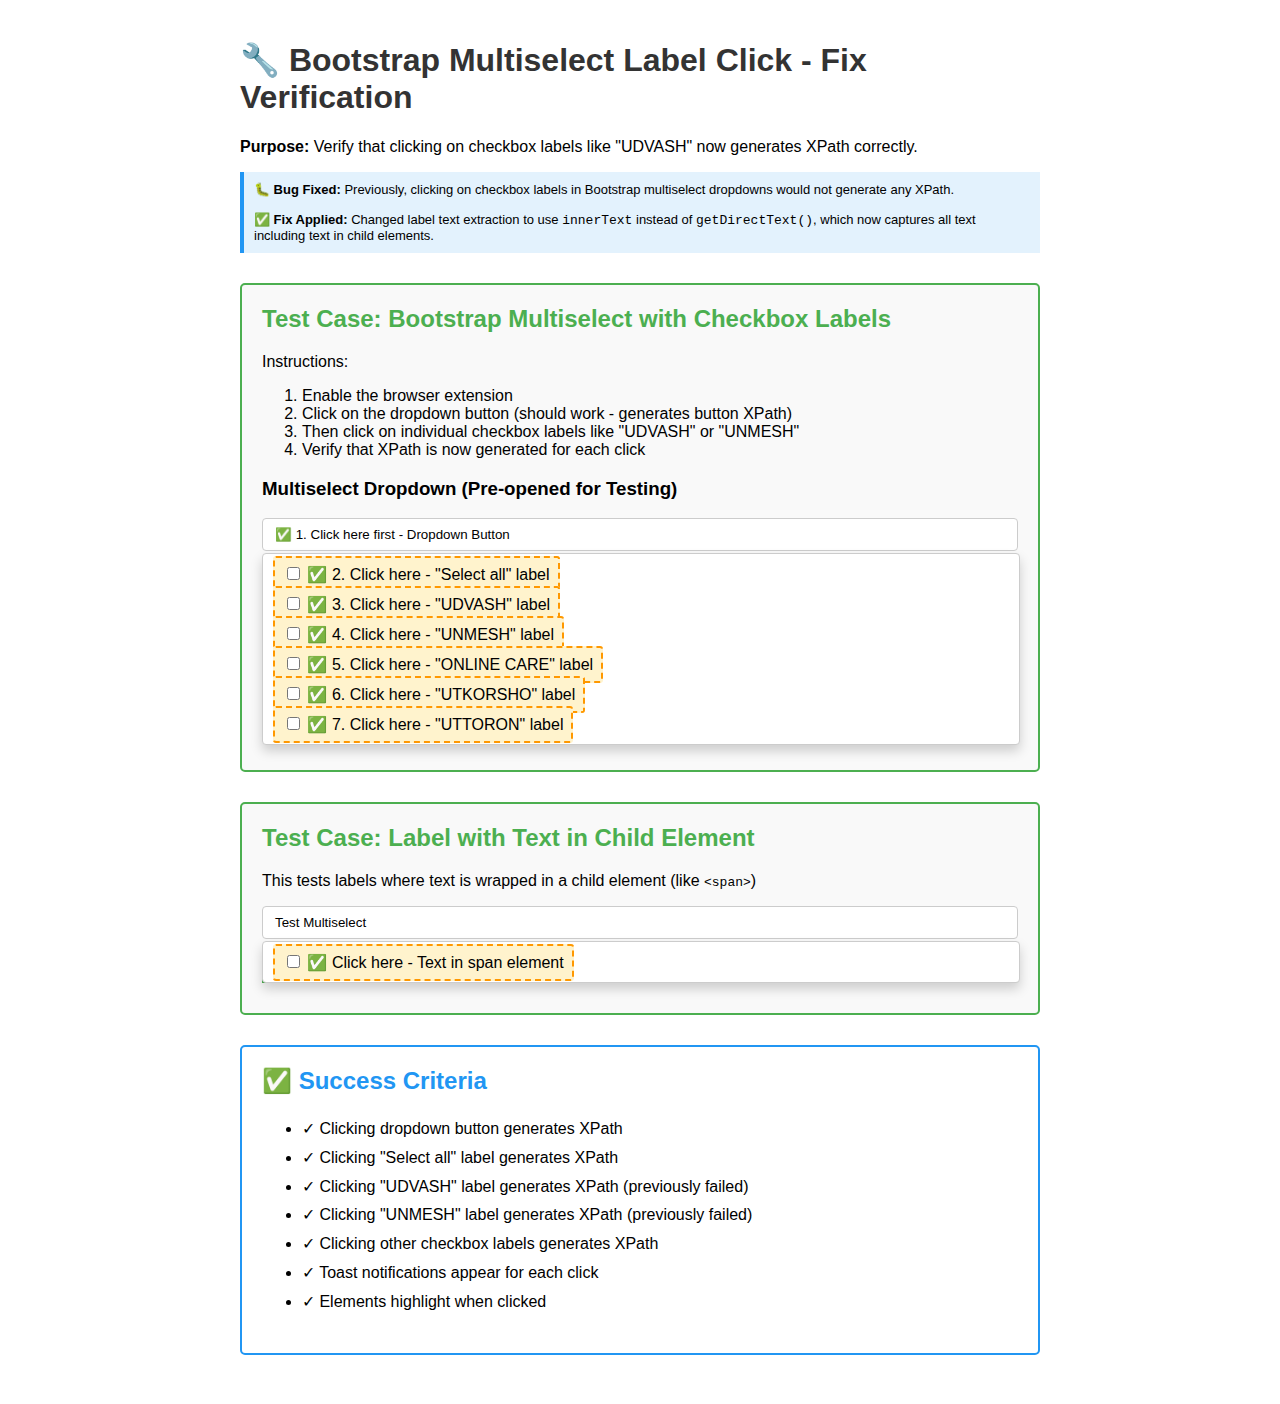
<file: Test-Case-and-Selector-Generator-Extension/test_label_click_fix.html>
<!DOCTYPE html>
<html lang="en">
<head>
    <meta charset="UTF-8">
    <meta name="viewport" content="width=device-width, initial-scale=1.0">
    <title>Test Bootstrap Multiselect Label Click Fix</title>
    <style>
        body {
            font-family: Arial, sans-serif;
            padding: 20px;
            max-width: 800px;
            margin: 0 auto;
        }
        .test-section {
            margin: 30px 0;
            padding: 20px;
            border: 2px solid #4CAF50;
            border-radius: 5px;
            background: #f9f9f9;
        }
        h1 {
            color: #333;
        }
        h2 {
            color: #4CAF50;
            margin-top: 0;
        }
        .hide-native-select select {
            display: none;
        }
        .btn-group {
            position: relative;
            display: inline-block;
            width: 100%;
        }
        .btn-group.open .dropdown-menu {
            display: block;
        }
        .multiselect {
            padding: 8px 12px;
            border: 1px solid #ccc;
            border-radius: 4px;
            background: white;
            width: 100%;
            text-align: left;
        }
        .dropdown-menu {
            display: none;
            position: absolute;
            top: 100%;
            left: 0;
            z-index: 1000;
            min-width: 100%;
            max-height: 300px;
            overflow: auto;
            padding: 5px 0;
            margin: 2px 0 0;
            background-color: #fff;
            border: 1px solid #ccc;
            border-radius: 4px;
            box-shadow: 0 6px 12px rgba(0,0,0,.175);
        }
        .dropdown-menu li {
            list-style: none;
            padding: 5px 10px;
        }
        .dropdown-menu li:hover {
            background: #f5f5f5;
        }
        .clickable {
            cursor: pointer;
            padding: 8px;
            background: #fff3cd;
            border: 2px dashed #ff9800;
            border-radius: 3px;
            margin: 5px 0;
        }
        .clickable:hover {
            background: #fffacd;
        }
        .expected {
            background: #e8f5e9;
            padding: 10px;
            border-left: 4px solid #4CAF50;
            margin: 10px 0;
            font-family: monospace;
            font-size: 12px;
        }
        .note {
            background: #e3f2fd;
            border-left: 4px solid #2196F3;
            padding: 10px;
            margin: 10px 0;
            font-size: 13px;
        }
    </style>
</head>
<body>
    <h1>🔧 Bootstrap Multiselect Label Click - Fix Verification</h1>
    <p><strong>Purpose:</strong> Verify that clicking on checkbox labels like "UDVASH" now generates XPath correctly.</p>
    
    <div class="note">
        <strong>🐛 Bug Fixed:</strong> Previously, clicking on checkbox labels in Bootstrap multiselect dropdowns would not generate any XPath. 
        <br><br>
        <strong>✅ Fix Applied:</strong> Changed label text extraction to use <code>innerText</code> instead of <code>getDirectText()</code>, which now captures all text including text in child elements.
    </div>

    <div class="test-section">
        <h2>Test Case: Bootstrap Multiselect with Checkbox Labels</h2>
        <p>Instructions:</p>
        <ol>
            <li>Enable the browser extension</li>
            <li>Click on the dropdown button (should work - generates button XPath)</li>
            <li>Then click on individual checkbox labels like "UDVASH" or "UNMESH"</li>
            <li>Verify that XPath is now generated for each click</li>
        </ol>
        
        <h3>Multiselect Dropdown (Pre-opened for Testing)</h3>
        <span class="hide-native-select">
            <select class="form-control" id="OrganizationId" multiple="multiple" name="OrganizationId">
                <option value="1">UDVASH</option>
                <option value="2">UNMESH</option>
                <option value="13">ONLINE CARE</option>
                <option value="14">UTKORSHO</option>
                <option value="12">UTTORON</option>
            </select>
            <div class="btn-group open" style="width: 100%;">
                <button type="button" class="multiselect dropdown-toggle btn btn-default" data-toggle="dropdown">
                    <span class="multiselect-selected-text">✅ 1. Click here first - Dropdown Button</span>
                </button>
                <ul class="multiselect-container dropdown-menu" style="max-height: 400px; overflow: auto;">
                    <li class="multiselect-item multiselect-all">
                        <a tabindex="0" class="multiselect-all clickable">
                            <label class="checkbox">
                                <input type="checkbox" value="0"> ✅ 2. Click here - "Select all" label
                            </label>
                        </a>
                    </li>
                    <li class="">
                        <a tabindex="0" class="clickable">
                            <label class="checkbox">
                                <input type="checkbox" value="1"> ✅ 3. Click here - "UDVASH" label
                            </label>
                        </a>
                    </li>
                    <li>
                        <a tabindex="0" class="clickable">
                            <label class="checkbox">
                                <input type="checkbox" value="2"> ✅ 4. Click here - "UNMESH" label
                            </label>
                        </a>
                    </li>
                    <li>
                        <a tabindex="0" class="clickable">
                            <label class="checkbox">
                                <input type="checkbox" value="13"> ✅ 5. Click here - "ONLINE CARE" label
                            </label>
                        </a>
                    </li>
                    <li>
                        <a tabindex="0" class="clickable">
                            <label class="checkbox">
                                <input type="checkbox" value="14"> ✅ 6. Click here - "UTKORSHO" label
                            </label>
                        </a>
                    </li>
                    <li>
                        <a tabindex="0" class="clickable">
                            <label class="checkbox">
                                <input type="checkbox" value="12"> ✅ 7. Click here - "UTTORON" label
                            </label>
                        </a>
                    </li>
                </ul>
            </div>
        </span>
        
        <div class="expected">
            <strong>Expected Behavior:</strong><br>
            • Clicking dropdown button → Generates: //select[@id='OrganizationId']/following-sibling::div//button<br>
            • Clicking any checkbox label → Generates: //select[@id='OrganizationId']/following-sibling::div//button<br>
            • Toast notification should appear for each click<br>
            • Element should highlight with blue outline
        </div>
        
        <div class="note">
            <strong>ℹ️ Why Same XPath?</strong> For test automation, the primary interaction point is the multiselect button. Clicking individual checkboxes is part of the dropdown interaction, so they all generate the same XPath pointing to the button. This is correct behavior.
        </div>
    </div>
    
    <div class="test-section">
        <h2>Test Case: Label with Text in Child Element</h2>
        <p>This tests labels where text is wrapped in a child element (like <code>&lt;span&gt;</code>)</p>
        
        <span class="hide-native-select">
            <select class="form-control" id="TestSelect" multiple="multiple">
                <option value="1">Option 1</option>
            </select>
            <div class="btn-group open">
                <button type="button" class="multiselect">Test Multiselect</button>
                <ul class="multiselect-container dropdown-menu">
                    <li>
                        <a tabindex="0" class="clickable">
                            <label class="checkbox">
                                <input type="checkbox" value="1">
                                <span>✅ Click here - Text in span element</span>
                            </label>
                        </a>
                    </li>
                </ul>
            </div>
        </span>
        
        <div class="expected">
            <strong>Expected:</strong> Clicking the label should generate XPath (previously this would fail)
        </div>
    </div>

    <div class="test-section" style="background: #fff; border-color: #2196F3;">
        <h2 style="color: #2196F3;">✅ Success Criteria</h2>
        <ul style="line-height: 1.8;">
            <li>✓ Clicking dropdown button generates XPath</li>
            <li>✓ Clicking "Select all" label generates XPath</li>
            <li>✓ Clicking "UDVASH" label generates XPath (previously failed)</li>
            <li>✓ Clicking "UNMESH" label generates XPath (previously failed)</li>
            <li>✓ Clicking other checkbox labels generates XPath</li>
            <li>✓ Toast notifications appear for each click</li>
            <li>✓ Elements highlight when clicked</li>
        </ul>
    </div>

    <script>
        // Simple toggle for dropdown demo (not needed for test since pre-opened)
        document.querySelectorAll('.btn-group button').forEach(btn => {
            btn.addEventListener('click', function(e) {
                e.stopPropagation();
                const parent = this.closest('.btn-group');
                parent.classList.toggle('open');
            });
        });

        // Visual feedback for clicks
        document.querySelectorAll('.clickable').forEach(el => {
            el.addEventListener('click', function(e) {
                console.log('Clicked on:', e.target);
                this.style.background = '#4CAF50';
                this.style.color = 'white';
                setTimeout(() => {
                    this.style.background = '';
                    this.style.color = '';
                }, 1000);
            });
        });
    </script>
</body>
</html>
</file>
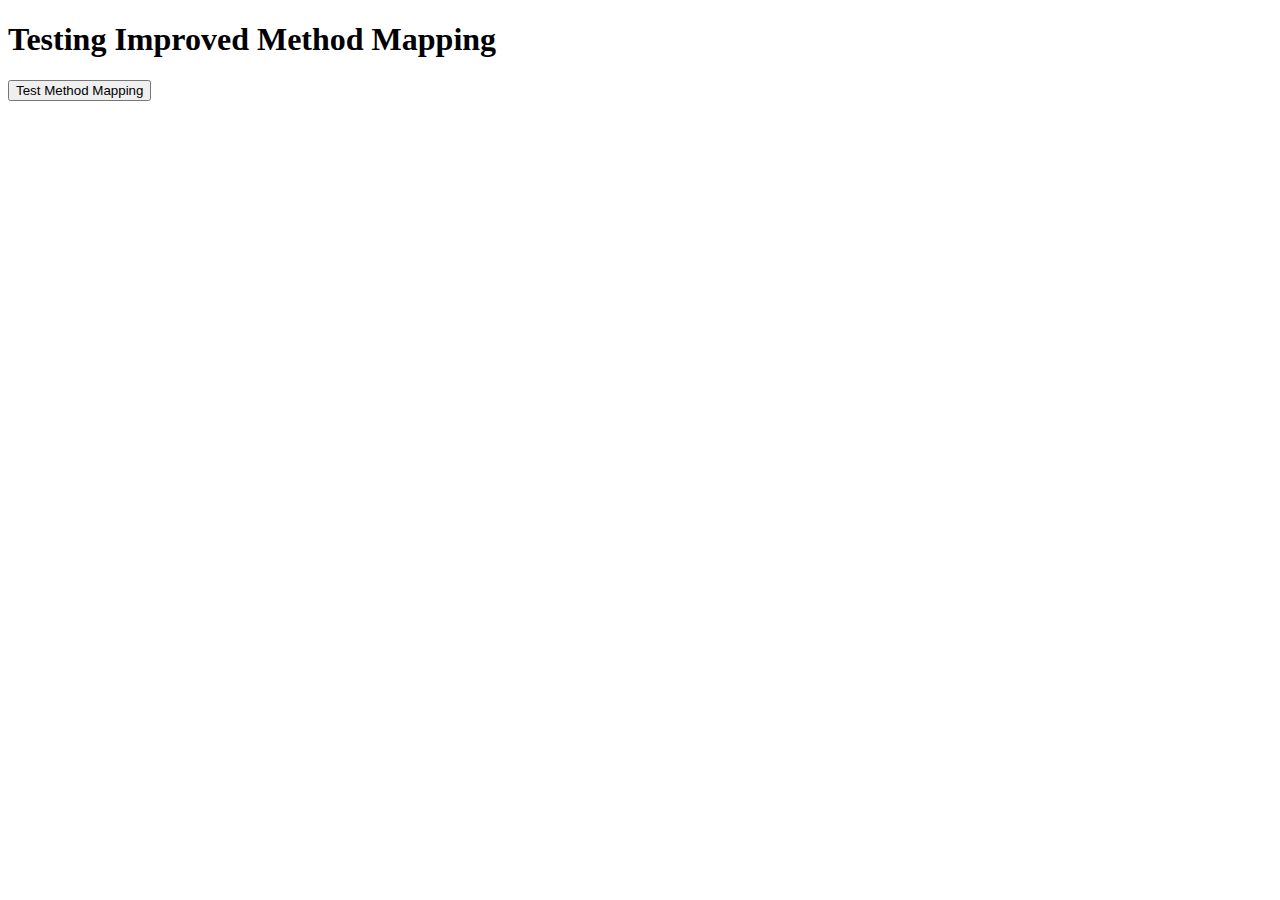
<file: Test-Case-and-Selector-Generator-Extension/test_method_mapping.html>
<!DOCTYPE html>
<html>
<head>
    <title>Method Mapping Test</title>
    <script src="xlsx.full.min.js"></script>
</head>
<body>
    <h1>Testing Improved Method Mapping</h1>
    <button id="testButton">Test Method Mapping</button>
    <div id="results"></div>

    <script src="view.js"></script>
    <script>
        // Mock chrome.storage for testing
        if (typeof chrome === 'undefined') {
            window.chrome = {
                storage: {
                    sync: {
                        get: function(keys, callback) {
                            // Test data matching your example
                            const testData = {
                                collectedMethods: [
                                    'public IWebElement GetOrganization() => driver.FindElement(AttendanceDeviceElement.Organization);',
                                    'public IWebElement GetBranch() => driver.FindElement(AttendanceDeviceElement.Branch);',
                                    'public IWebElement GetAttendanceDeviceType() => driver.FindElement(AttendanceDeviceElement.AttendanceDeviceType);',
                                    'public IWebElement GetEnableCard() => driver.FindElement(AttendanceDeviceElement.EnableCard);',
                                    'public IWebElement GetCampus() => driver.FindElement(AttendanceDeviceElement.Campus);',
                                    'public IWebElement GetEnableFinger() => driver.FindElement(AttendanceDeviceElement.EnableFinger);',
                                    'public IWebElement GetName() => driver.FindElement(AttendanceDeviceElement.Name);',
                                    'public IWebElement GetSynchronizer() => driver.FindElement(AttendanceDeviceElement.Synchronizer);',
                                    'public IWebElement GetCommunType() => driver.FindElement(AttendanceDeviceElement.CommunType);',
                                    'public IWebElement GetCommunKey() => driver.FindElement(AttendanceDeviceElement.CommunKey);',
                                    'public IWebElement GetModelCode() => driver.FindElement(AttendanceDeviceElement.ModelCode);',
                                    'public IWebElement GetModelName() => driver.FindElement(AttendanceDeviceElement.ModelName);',
                                    'public IWebElement GetPort() => driver.FindElement(AttendanceDeviceElement.Port);',
                                    'public IWebElement GetIPAddress() => driver.FindElement(AttendanceDeviceElement.IPAddress);',
                                    'public IWebElement GetMachineNo() => driver.FindElement(AttendanceDeviceElement.MachineNo);',
                                    'public IWebElement GetSave() => driver.FindElement(AttendanceDeviceElement.Save);',
                                    'public IWebElement GetSaveAndExit() => driver.FindElement(AttendanceDeviceElement.SaveAndExit);'
                                ],
                                collectedGherkinSteps: [
                                    'When Select Add Device Organization "<Organization>"',
                                    'When Select Add Device Branch "<Branch>"',
                                    'When Select Add Device Attendance Device Type "<AttendanceDeviceType>"',
                                    'When Select Add Device Enable Card "<EnableCard>"',
                                    'When Select Add Device Campus "<Campus>"',
                                    'When Select Add Device Enable Finger "<EnableFinger>"',
                                    'When Enter Add Device Name "<Name>"',
                                    'When Select Add Device Synchronizer "<Synchronizer>"',
                                    'When Select Add Device Commun.Type "<Commun.Type>"',
                                    'When Enter Add Device Commun.Key "<Commun.Key>"',
                                    'When Enter Add Device Model Code "<ModelCode>"',
                                    'When Enter Add Device Model Name "<ModelName>"',
                                    'When Enter Add Device Port "<Port>"',
                                    'When Enter Add Device IPAddress "<IPAddress>"',
                                    'When Enter Add Device Machine No "<MachineNo>"',
                                    'When Click On Add Device Save',
                                    'When Click On Add Device Save And Exit'
                                ],
                                actionName: 'AttendanceDevice',
                                rootFileName: 'UMS.UI.Test.ERP.Areas.AttendanceDevice'
                            };
                            callback(testData);
                        }
                    }
                }
            };
        }

        document.getElementById('testButton').addEventListener('click', async () => {
            const results = document.getElementById('results');
            results.innerHTML = '<h2>Testing Method Mapping...</h2>';
            
            // Test cases that were problematic
            const testSteps = [
                { step: 'When Select Add Device Organization "<Organization>"', expectedMethod: 'Organization', index: 0 },
                { step: 'When Select Add Device Campus "<Campus>"', expectedMethod: 'Campus', index: 4 },
                { step: 'When Enter Add Device Name "<Name>"', expectedMethod: 'Name', index: 6 },
                { step: 'When Enter Add Device Port "<Port>"', expectedMethod: 'Port', index: 12 },
                { step: 'When Click On Add Device Save', expectedMethod: 'Save', index: 15 },
                { step: 'When Click On Add Device Save And Exit', expectedMethod: 'SaveAndExit', index: 16 }
            ];
            
            let allPassed = true;
            
            for (const testCase of testSteps) {
                try {
                    const result = await extractElementNameFromStep(testCase.step, testCase.index);
                    const passed = result === testCase.expectedMethod;
                    allPassed = allPassed && passed;
                    
                    results.innerHTML += `
                        <div style="margin: 10px 0; padding: 10px; background: ${passed ? '#d4edd4' : '#f8d7da'}; border-radius: 5px;">
                            <strong>Step:</strong> ${testCase.step}<br>
                            <strong>Expected:</strong> ${testCase.expectedMethod}<br>
                            <strong>Got:</strong> ${result}<br>
                            <strong>Result:</strong> ${passed ? '✅ PASS' : '❌ FAIL'}
                        </div>
                    `;
                } catch (error) {
                    allPassed = false;
                    results.innerHTML += `
                        <div style="margin: 10px 0; padding: 10px; background: #f8d7da; border-radius: 5px;">
                            <strong>Step:</strong> ${testCase.step}<br>
                            <strong>Error:</strong> ${error.message}<br>
                            <strong>Result:</strong> ❌ ERROR
                        </div>
                    `;
                }
            }
            
            results.innerHTML += `
                <h2 style="color: ${allPassed ? 'green' : 'red'};">
                    ${allPassed ? '🎉 All tests passed!' : '⚠️ Some tests failed!'}
                </h2>
            `;
        });
    </script>
</body>
</html>
</file>
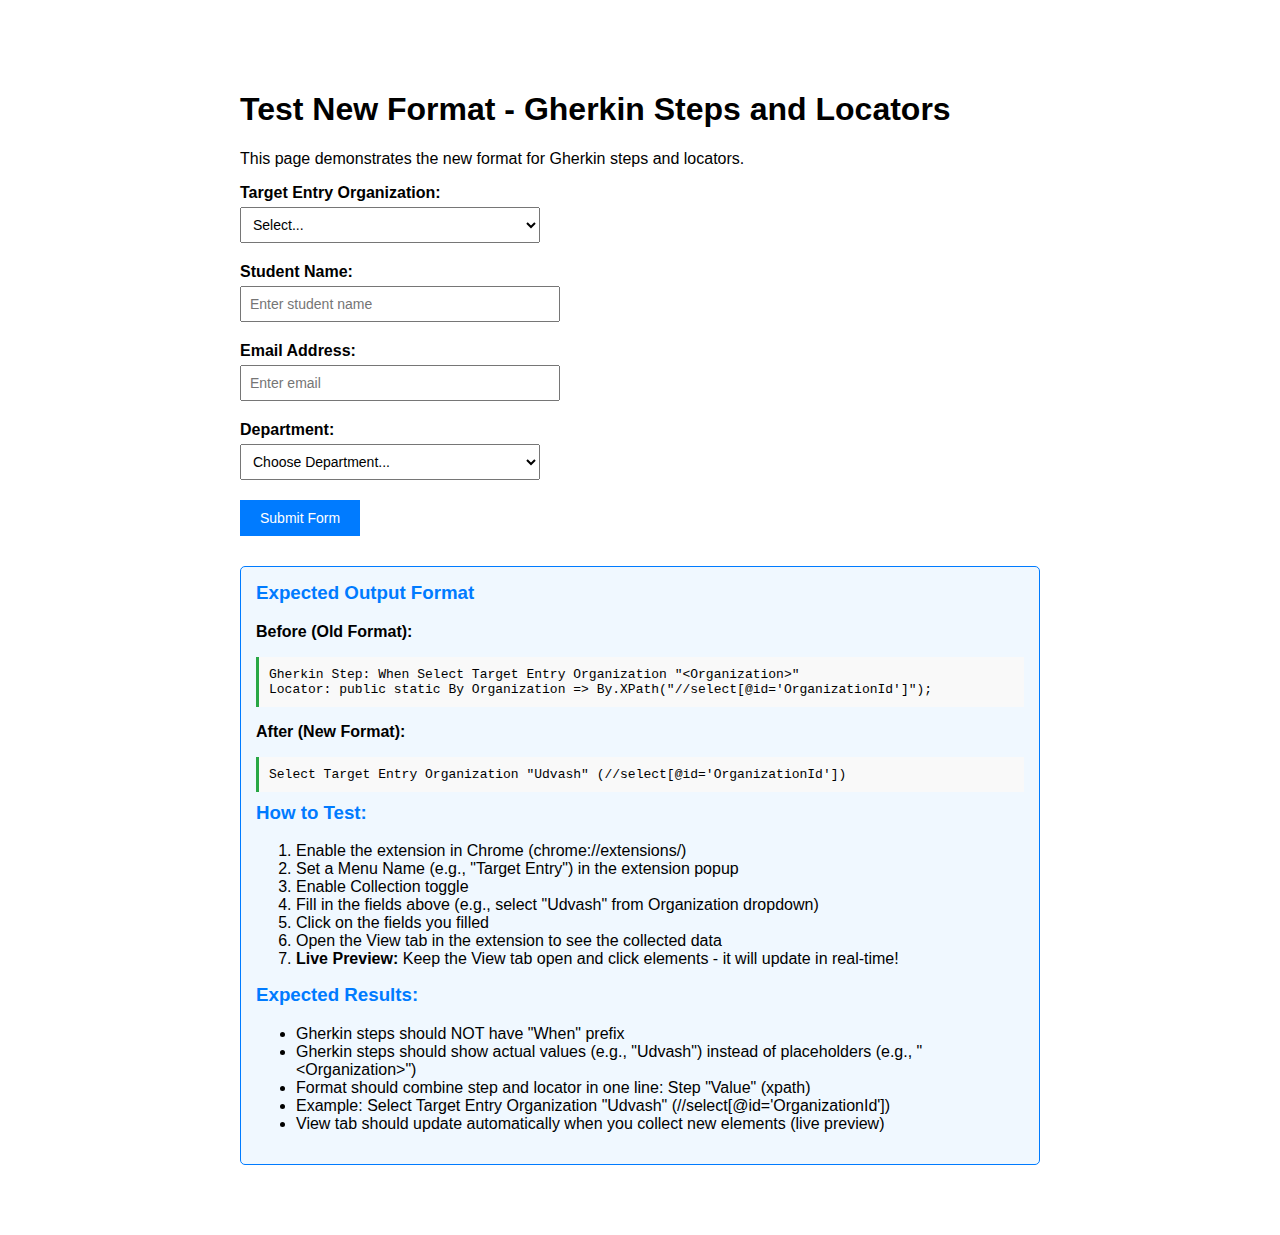
<file: Test-Case-and-Selector-Generator-Extension/test_new_format.html>
<!DOCTYPE html>
<html lang="en">
<head>
    <meta charset="UTF-8">
    <meta name="viewport" content="width=device-width, initial-scale=1.0">
    <title>Test New Format - Gherkin Steps and Locators</title>
    <style>
        body {
            font-family: Arial, sans-serif;
            max-width: 800px;
            margin: 50px auto;
            padding: 20px;
        }
        .form-group {
            margin-bottom: 20px;
        }
        label {
            display: block;
            margin-bottom: 5px;
            font-weight: bold;
        }
        input, select, button {
            padding: 8px;
            font-size: 14px;
            width: 100%;
            max-width: 300px;
        }
        button {
            background-color: #007bff;
            color: white;
            border: none;
            cursor: pointer;
            width: auto;
            padding: 10px 20px;
        }
        button:hover {
            background-color: #0056b3;
        }
        .info-box {
            background-color: #f0f8ff;
            border: 1px solid #007bff;
            padding: 15px;
            margin-top: 30px;
            border-radius: 5px;
        }
        .info-box h3 {
            margin-top: 0;
            color: #007bff;
        }
        .example {
            background-color: #f9f9f9;
            padding: 10px;
            border-left: 3px solid #28a745;
            margin: 10px 0;
            font-family: monospace;
        }
    </style>
</head>
<body>
    <h1>Test New Format - Gherkin Steps and Locators</h1>
    <p>This page demonstrates the new format for Gherkin steps and locators.</p>

    <form>
        <div class="form-group">
            <label for="OrganizationId">Target Entry Organization:</label>
            <select id="OrganizationId">
                <option value="">Select...</option>
                <option value="udvash">Udvash</option>
                <option value="english_medium">English Medium School</option>
                <option value="science_college">Science College</option>
            </select>
        </div>

        <div class="form-group">
            <label for="StudentName">Student Name:</label>
            <input type="text" id="StudentName" placeholder="Enter student name">
        </div>

        <div class="form-group">
            <label for="EmailAddress">Email Address:</label>
            <input type="email" id="EmailAddress" placeholder="Enter email">
        </div>

        <div class="form-group">
            <label for="DepartmentSelect">Department:</label>
            <select id="DepartmentSelect" name="department">
                <option value="">Choose Department...</option>
                <option value="cs">Computer Science</option>
                <option value="math">Mathematics</option>
                <option value="physics">Physics</option>
            </select>
        </div>

        <div class="form-group">
            <button type="button" id="SubmitButton">Submit Form</button>
        </div>
    </form>

    <div class="info-box">
        <h3>Expected Output Format</h3>
        
        <p><strong>Before (Old Format):</strong></p>
        <div class="example">
            Gherkin Step: When Select Target Entry Organization "&lt;Organization&gt;"<br>
            Locator: public static By Organization => By.XPath("//select[@id='OrganizationId']");
        </div>

        <p><strong>After (New Format):</strong></p>
        <div class="example">
            Select Target Entry Organization "Udvash" (//select[@id='OrganizationId'])
        </div>

        <h3>How to Test:</h3>
        <ol>
            <li>Enable the extension in Chrome (chrome://extensions/)</li>
            <li>Set a Menu Name (e.g., "Target Entry") in the extension popup</li>
            <li>Enable Collection toggle</li>
            <li>Fill in the fields above (e.g., select "Udvash" from Organization dropdown)</li>
            <li>Click on the fields you filled</li>
            <li>Open the View tab in the extension to see the collected data</li>
            <li><strong>Live Preview:</strong> Keep the View tab open and click elements - it will update in real-time!</li>
        </ol>

        <h3>Expected Results:</h3>
        <ul>
            <li>Gherkin steps should NOT have "When" prefix</li>
            <li>Gherkin steps should show actual values (e.g., "Udvash") instead of placeholders (e.g., "&lt;Organization&gt;")</li>
            <li>Format should combine step and locator in one line: Step "Value" (xpath)</li>
            <li>Example: Select Target Entry Organization "Udvash" (//select[@id='OrganizationId'])</li>
            <li>View tab should update automatically when you collect new elements (live preview)</li>
        </ul>
    </div>
</body>
</html>
</file>
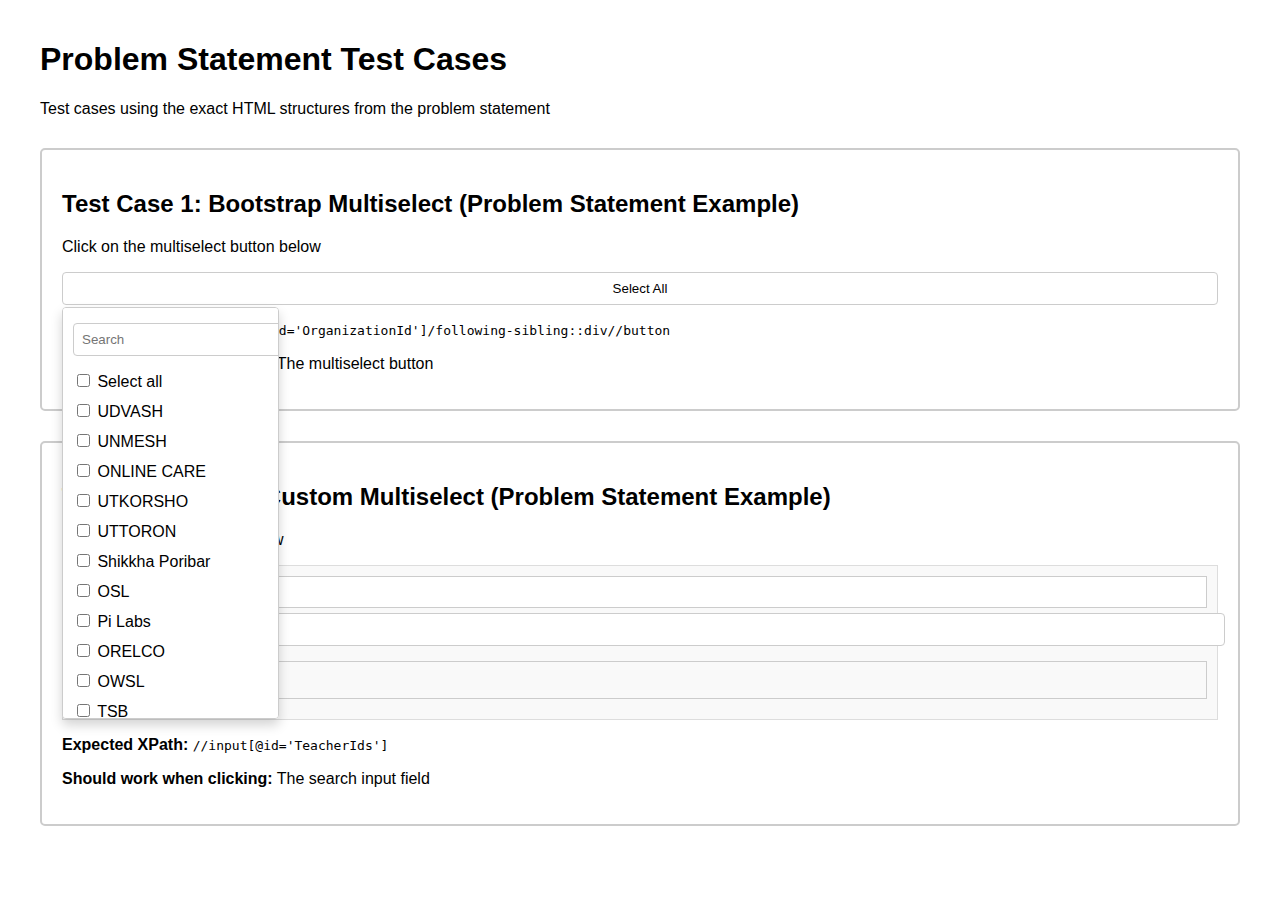
<file: Test-Case-and-Selector-Generator-Extension/test_problem_statement.html>
<!DOCTYPE html>
<html lang="en">
<head>
    <meta charset="UTF-8">
    <meta name="viewport" content="width=device-width, initial-scale=1.0">
    <title>Problem Statement Test Cases</title>
    <style>
        body {
            font-family: Arial, sans-serif;
            padding: 20px;
            max-width: 1200px;
            margin: 0 auto;
        }
        .test-section {
            margin: 30px 0;
            padding: 20px;
            border: 2px solid #ccc;
            border-radius: 5px;
        }
        .hide-native-select select {
            display: none;
        }
        .btn-group {
            position: relative;
            display: inline-block;
            width: 100%;
        }
        .btn-group.open .dropdown-menu {
            display: block;
        }
        .multiselect {
            padding: 8px 12px;
            border: 1px solid #ccc;
            border-radius: 4px;
            background: white;
            cursor: pointer;
            width: 100%;
        }
        .dropdown-menu {
            display: none;
            position: absolute;
            top: 100%;
            left: 0;
            z-index: 1000;
            min-width: 200px;
            max-height: 400px;
            overflow: auto;
            padding: 5px 0;
            margin: 2px 0 0;
            background-color: #fff;
            border: 1px solid #ccc;
            border-radius: 4px;
            box-shadow: 0 6px 12px rgba(0,0,0,.175);
        }
        .dropdown-menu li {
            list-style: none;
            padding: 5px 10px;
        }
        .dropdown-menu li:hover {
            background: #f5f5f5;
        }
        .osl-custom-multiselect {
            border: 1px solid #ddd;
            padding: 10px;
            background: #f9f9f9;
        }
        .input-div {
            position: relative;
        }
        .selected-value {
            min-height: 20px;
            padding: 5px;
            background: white;
            border: 1px solid #ccc;
        }
        .form-control {
            width: 100%;
            padding: 8px;
            margin: 5px 0;
            border: 1px solid #ccc;
            border-radius: 4px;
        }
        .list-unstyled {
            list-style: none;
            padding: 0;
            margin: 10px 0;
            border: 1px solid #ccc;
            max-height: 200px;
            overflow-y: auto;
        }
        .list-unstyled li {
            padding: 8px;
            cursor: pointer;
        }
        .list-unstyled li:hover {
            background: #e9e9e9;
        }
    </style>
</head>
<body>
    <h1>Problem Statement Test Cases</h1>
    <p>Test cases using the exact HTML structures from the problem statement</p>

    <!-- Test Case 1: Bootstrap Multiselect from Problem Statement -->
    <div class="test-section">
        <h2>Test Case 1: Bootstrap Multiselect (Problem Statement Example)</h2>
        <p>Click on the multiselect button below</p>
        
        <span class="hide-native-select">
            <select class="form-control" id="OrganizationId" multiple="multiple" name="OrganizationId">
                <option value="1">UDVASH</option>
                <option value="2">UNMESH</option>
                <option value="13">ONLINE CARE</option>
                <option value="14">UTKORSHO</option>
                <option value="12">UTTORON</option>
                <option value="11">Shikkha Poribar</option>
                <option value="3">OSL</option>
                <option value="4">Pi Labs</option>
                <option value="5">ORELCO</option>
                <option value="6">OWSL</option>
                <option value="7">TSB</option>
                <option value="8">OG</option>
                <option value="9">OP</option>
                <option value="10">ORP</option>
                <option value="15">OPL</option>
                <option value="16">OE</option>
            </select>
            <div class="btn-group open" style="width: 100%;">
                <button type="button" class="multiselect dropdown-toggle btn btn-default" data-toggle="dropdown" title="Select All" style="width: 100%; overflow: hidden; text-overflow: ellipsis;">
                    <span class="multiselect-selected-text">Select All</span> <b class="caret"></b>
                </button>
                <ul class="multiselect-container dropdown-menu" style="max-height: 400px; overflow: hidden auto;">
                    <li class="multiselect-item multiselect-filter" value="0">
                        <div class="input-group">
                            <span class="input-group-addon"><i class="glyphicon glyphicon-search"></i></span>
                            <input class="form-control multiselect-search" type="text" placeholder="Search">
                        </div>
                    </li>
                    <li class="multiselect-item multiselect-all">
                        <a tabindex="0" class="multiselect-all">
                            <label class="checkbox"><input type="checkbox" value="0"> Select all</label>
                        </a>
                    </li>
                    <li class="">
                        <a tabindex="0"><label class="checkbox"><input type="checkbox" value="1"> UDVASH</label></a>
                    </li>
                    <li>
                        <a tabindex="0"><label class="checkbox"><input type="checkbox" value="2"> UNMESH</label></a>
                    </li>
                    <li>
                        <a tabindex="0"><label class="checkbox"><input type="checkbox" value="13"> ONLINE CARE</label></a>
                    </li>
                    <li>
                        <a tabindex="0"><label class="checkbox"><input type="checkbox" value="14"> UTKORSHO</label></a>
                    </li>
                    <li>
                        <a tabindex="0"><label class="checkbox"><input type="checkbox" value="12"> UTTORON</label></a>
                    </li>
                    <li>
                        <a tabindex="0"><label class="checkbox"><input type="checkbox" value="11"> Shikkha Poribar</label></a>
                    </li>
                    <li>
                        <a tabindex="0"><label class="checkbox"><input type="checkbox" value="3"> OSL</label></a>
                    </li>
                    <li>
                        <a tabindex="0"><label class="checkbox"><input type="checkbox" value="4"> Pi Labs</label></a>
                    </li>
                    <li>
                        <a tabindex="0"><label class="checkbox"><input type="checkbox" value="5"> ORELCO</label></a>
                    </li>
                    <li>
                        <a tabindex="0"><label class="checkbox"><input type="checkbox" value="6"> OWSL</label></a>
                    </li>
                    <li>
                        <a tabindex="0"><label class="checkbox"><input type="checkbox" value="7"> TSB</label></a>
                    </li>
                    <li>
                        <a tabindex="0"><label class="checkbox"><input type="checkbox" value="8"> OG</label></a>
                    </li>
                    <li>
                        <a tabindex="0"><label class="checkbox"><input type="checkbox" value="9"> OP</label></a>
                    </li>
                    <li>
                        <a tabindex="0"><label class="checkbox"><input type="checkbox" value="10"> ORP</label></a>
                    </li>
                    <li>
                        <a tabindex="0"><label class="checkbox"><input type="checkbox" value="15"> OPL</label></a>
                    </li>
                    <li>
                        <a tabindex="0"><label class="checkbox"><input type="checkbox" value="16"> OE</label></a>
                    </li>
                </ul>
            </div>
        </span>
        
        <p><strong>Expected XPath:</strong> <code>//select[@id='OrganizationId']/following-sibling::div//button</code></p>
        <p><strong>Should work when clicking:</strong> The multiselect button</p>
    </div>

    <!-- Test Case 2: OSL Custom Multiselect from Problem Statement -->
    <div class="test-section">
        <h2>Test Case 2: OSL Custom Multiselect (Problem Statement Example)</h2>
        <p>Click on the search input below</p>
        
        <div class="col-md-4">
            <div class="osl-custom-multiselect">
                <div class="input-div">
                    <div class="selected-value"></div>
                    <input id="TeacherIds" class="form-control input-search" autocomplete="off" placeholder="[TPIN] Name (Batch) ...">
                    <input type="hidden" autocomplete="off" id="uuu-selected-list-data">
                </div>
                <ul id="multiselectOptionList" class="list-unstyled">
                    <li>
                        <input class="select" type="checkbox" value="4726"> <span>[4726] - Rumon (2017)</span>
                    </li>
                </ul>
            </div>
        </div>
        
        <p><strong>Expected XPath:</strong> <code>//input[@id='TeacherIds']</code></p>
        <p><strong>Should work when clicking:</strong> The search input field</p>
    </div>

    <script>
        // Simple toggle for dropdown demo
        document.querySelectorAll('.btn-group button').forEach(btn => {
            btn.addEventListener('click', function(e) {
                e.stopPropagation();
                const parent = this.closest('.btn-group');
                parent.classList.toggle('open');
            });
        });

        // Close dropdowns when clicking outside
        document.addEventListener('click', function() {
            document.querySelectorAll('.btn-group.open').forEach(el => {
                el.classList.remove('open');
            });
        });
    </script>
</body>
</html>
</file>
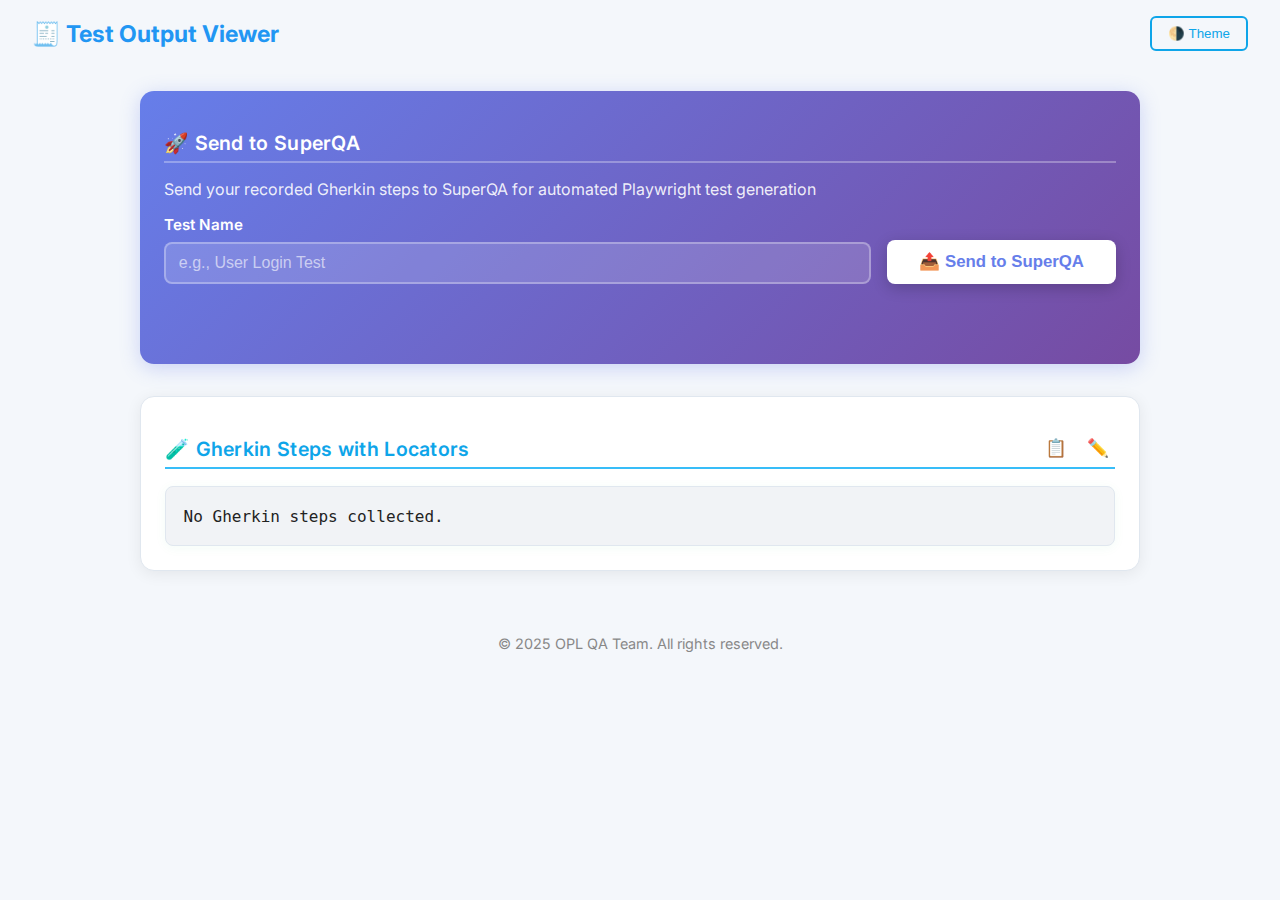
<file: Test-Case-and-Selector-Generator-Extension/view.html>
<!DOCTYPE html>
<html lang="en">
<head>
    <meta charset="UTF-8" />
    <meta name="viewport" content="width=device-width, initial-scale=1.0" />
    <title>Collected Output</title>
    <link href="https://fonts.googleapis.com/css2?family=Inter:wght@400;600&display=swap" rel="stylesheet">
    <style>
        :root {
            --bg-light: #f4f7fb;
            --text-light: #1f2937;
            --card-light: #fff;
            --code-light: #f1f3f6;
            --accent: #0ea5e9;
            --bg-dark: #1e293b;
            --text-dark: #f1f5f9;
            --card-dark: #334155;
            --code-dark: #475569;
        }

        body {
            font-family: 'Inter', sans-serif;
            background: var(--bg-light);
            color: var(--text-light);
            margin: 0;
            padding: 0 0 2.4em 0;
            transition: background 0.3s, color 0.3s;
        }

            body.dark-mode {
                background: var(--bg-dark);
                color: var(--text-dark);
            }

        header {
            display: flex;
            justify-content: space-between;
            align-items: center;
            padding: 1rem 2rem 0.5rem 2rem;
        }

        .toggle-btn {
            background: none;
            border: 2px solid var(--accent);
            color: var(--accent);
            padding: 0.5rem 1rem;
            border-radius: 6px;
            cursor: pointer;
        }

        main {
            max-width: 1000px;
            margin: auto;
            padding: 2rem 1rem 1rem 1rem;
        }

        .section {
            background: var(--card-light);
            padding: 1.5rem;
            margin-bottom: 2rem;
            border-radius: 14px;
            box-shadow: 0 3px 16px rgba(0,0,0,0.07);
            border: 1px solid #e0e7ef;
        }

        body.dark-mode .section {
            background: var(--card-dark);
            box-shadow: 0 2px 10px rgba(30,41,59,0.12);
            border: 1px solid #334155;
        }

        h2 {
            font-size: 1.23rem;
            color: var(--accent);
            margin-bottom: 1.1rem;
            border-bottom: 2px solid #38bdf8;
            padding-bottom: 6px;
            font-weight: 600;
            letter-spacing: 0.3px;
            display: flex;
            justify-content: space-between;
            align-items: center;
        }

        .copy-control {
            display: flex;
            gap: 8px;
        }

        .copy-status {
            color: #10b981;
            opacity: 0;
            transition: opacity 0.3s ease;
            font-weight: 600;
            font-size: 1.05em;
        }

            .copy-status.show {
                opacity: 1;
            }

        .copy-btn, .edit-btn {
            background: none;
            border: none;
            font-size: 1.1rem;
            cursor: pointer;
            color: var(--accent);
        }

            .copy-btn:hover, .edit-btn:hover {
                color: #0ea5e9;
                transform: scale(1.12);
            }

        pre {
            background: var(--code-light);
            padding: 1.2em 1.1em;
            border-radius: 8px;
            overflow-x: auto;
            font-family: 'Fira Code', 'Consolas', monospace;
            color: #222;
            font-size: 1em;
            margin-bottom: 0;
            box-shadow: 0 2px 12px rgba(34,197,94,0.05);
            border: 1px solid #e0e7ef;
            white-space: pre-wrap;
            word-wrap: break-word;
            max-height: 500px;
            overflow-y: auto;
        }

        body.dark-mode pre {
            background: var(--code-dark);
            color: var(--text-dark);
            border: 1px solid #334155;
        }

        /* Ensure step file code preserves formatting */
        #stepFileCode {
            white-space: pre-wrap !important;
            overflow-wrap: break-word;
            font-family: 'Fira Code', 'Consolas', 'Monaco', monospace !important;
            line-height: 1.4;
            tab-size: 4;
        }

        /* Special styling for payload sections */
        #xhrLogs {
            line-height: 1.4;
        }

        .section p {
            color: #666;
        }

        body.dark-mode .section p {
            color: #94a3b8;
        }

        footer {
            text-align: center;
            padding: 1rem;
            font-size: 0.9rem;
            color: #888;
        }

        label, select {
            font-size: 0.97rem;
            margin-right: 10px;
        }

        #actionFilter, #xhrSearch {
            position: sticky;
            top: 0;
            z-index: 10;
            background: inherit;
            margin-bottom: 0.5rem;
        }

        #xhrSearch {
            width: 100%;
            margin: 10px 0 0 0;
            padding: 8px;
            border-radius: 6px;
            border: 1px solid #cbd5e1;
            background: #f1f3f6;
            color: #222;
        }

        body.dark-mode #xhrSearch {
            background: #222b3c;
            color: #e2e8f0;
            border: 1px solid #64748b;
        }

        /* Enhanced folder select styling for hierarchy */
        #folderSelect {
            font-family: monospace;
            font-size: 0.9rem;
            white-space: pre;
        }
        
        #folderSelect option {
            font-family: monospace;
            padding: 0.25rem 0.5rem;
        }
        
        /* Folder search input styling */
        #folderSearch {
            transition: border-color 0.2s ease;
        }
        
        #folderSearch:focus {
            outline: none;
            border-color: #6366f1;
            box-shadow: 0 0 0 3px rgba(99, 102, 241, 0.1);
        }
        
        body.dark-mode #folderSearch {
            background: #374151;
            color: #f1f5f9;
            border-color: #6b7280;
        }
        
        body.dark-mode #folderSearch:focus {
            border-color: #6366f1;
        }
        
        #folderSearchInfo {
            min-height: 1rem;
        }
        
        body.dark-mode #folderSearchInfo {
            color: #9ca3af;
        }

        .toast-message {
            position: fixed;
            bottom: 32px;
            left: 50%;
            transform: translateX(-50%);
            min-width: 180px;
            background: linear-gradient(90deg, #38bdf8, #0ea5e9);
            color: white;
            padding: 13px 22px;
            border-radius: 12px;
            box-shadow: 0 8px 20px rgba(0,0,0,0.18);
            z-index: 9999;
            opacity: 0;
            font-size: 1.05em;
            font-weight: 500;
            animation: slideUpFade 2s ease forwards;
            text-align: center;
        }

        .toast-success {
            background: linear-gradient(90deg,#22c55e,#16a34a);
        }

        .toast-error {
            background: linear-gradient(90deg,#f87171,#fbbf24);
        }

        .toast-info {
            background: linear-gradient(90deg,#38bdf8,#0ea5e9);
        }

        @keyframes slideUpFade {
            0% {
                opacity: 0;
                transform: translateX(-50%) translateY(26px);
            }

            20% {
                opacity: 1;
                transform: translateX(-50%) translateY(0);
            }

            80% {
                opacity: 1;
            }

            100% {
                opacity: 0;
                transform: translateX(-50%) translateY(-10px);
            }
        }

        @media (max-width: 700px) {
            main {
                padding: 0.5rem;
            }

            .section {
                padding: 0.8rem;
            }
        }

        /* Step Configuration Styles */
        .step-config-item {
            display: flex;
            align-items: center;
            gap: 1rem;
            margin-bottom: 0.8rem;
            padding: 0.8rem;
            background: rgba(14, 165, 233, 0.05);
            border-radius: 6px;
            border: 1px solid rgba(14, 165, 233, 0.1);
        }

        body.dark-mode .step-config-item {
            background: rgba(14, 165, 233, 0.1);
            border: 1px solid rgba(14, 165, 233, 0.2);
        }

        .step-container {
            flex: 1;
            display: flex;
            align-items: center;
            gap: 0.5rem;
        }

        .step-config-label {
            flex: 1;
            font-family: 'Fira Code', 'Consolas', monospace;
            font-size: 0.9em;
            color: #1f2937;
            background: rgba(255, 255, 255, 0.8);
            padding: 0.4rem 0.6rem;
            border-radius: 4px;
            border: 1px solid #e5e7eb;
        }

        body.dark-mode .step-config-label {
            color: #f1f5f9;
            background: rgba(51, 65, 85, 0.8);
            border: 1px solid #475569;
        }

        .step-edit-btn {
            padding: 0.3rem 0.6rem;
            background: #0ea5e9;
            color: white;
            border: none;
            border-radius: 4px;
            cursor: pointer;
            font-size: 0.8em;
            transition: background 0.2s;
        }

        .step-edit-btn:hover {
            background: #0284c7;
        }

        .step-edit-input {
            width: 100%;
            padding: 0.4rem 0.6rem;
            border: 1px solid #0ea5e9;
            border-radius: 4px;
            font-family: 'Fira Code', 'Consolas', monospace;
            font-size: 0.9em;
            background: white;
        }

        body.dark-mode .step-edit-input {
            background: #334155;
            color: #f1f5f9;
            border-color: #0ea5e9;
        }

        .edit-buttons {
            margin-top: 0.5rem;
            display: flex;
            gap: 0.5rem;
        }

        .edit-save-btn, .edit-cancel-btn {
            padding: 0.3rem 0.6rem;
            border: none;
            border-radius: 4px;
            cursor: pointer;
            font-size: 0.8em;
            transition: opacity 0.2s;
        }

        .edit-save-btn:hover, .edit-cancel-btn:hover {
            opacity: 0.8;
        }

        .step-config-select {
            min-width: 180px;
            padding: 0.4rem 0.6rem;
            border: 1px solid #d1d5db;
            border-radius: 4px;
            background: white;
            font-size: 0.9em;
        }

        body.dark-mode .step-config-select {
            background: #374151;
            border: 1px solid #4b5563;
            color: #f1f5f9;
        }

        #generateStepFileBtn:hover {
            background: #0284c7;
            transform: translateY(-1px);
        }

        .copy-btn[data-target="stepFileCode"]:hover {
            background: #059669 !important;
            transform: translateY(-1px);
        }

        /* Excel Export Section Styles */
        #exportExcelBtn:hover {
            background: #059669 !important;
            transform: translateY(-1px);
        }

        #addParameterBtn:hover {
            background: #0284c7 !important;
            transform: translateY(-1px);
        }

        #refreshExcelBtn:hover {
            background: #7c3aed !important;
            transform: translateY(-1px);
        }

        #forceRefreshBtn:hover {
            background: #d97706 !important;
            transform: translateY(-1px);
        }

        #clearParametersBtn:hover {
            background: #dc2626 !important;
            transform: translateY(-1px);
        }

        #parameterCount {
            padding: 0.5rem 0.8rem;
            background: rgba(14, 165, 233, 0.1);
            border-radius: 6px;
            border: 1px solid rgba(14, 165, 233, 0.2);
            font-weight: 600;
        }

        body.dark-mode #parameterCount {
            background: rgba(14, 165, 233, 0.15);
            border: 1px solid rgba(14, 165, 233, 0.3);
            color: #f1f5f9;
        }

        /* Excel values code section styling */
        #excelValuesCode {
            font-size: 0.95em;
            line-height: 1.6;
        }

        /* Send to SuperQA Section Styles */
        .send-section {
            background: linear-gradient(135deg, #667eea 0%, #764ba2 100%);
            padding: 1.5rem;
            border-radius: 14px;
            box-shadow: 0 4px 20px rgba(102, 126, 234, 0.3);
            border: none;
        }

        .send-section h2 {
            color: white;
            border-bottom: 2px solid rgba(255, 255, 255, 0.3);
            margin-bottom: 1rem;
        }

        .send-section p {
            color: rgba(255, 255, 255, 0.9);
        }

        .send-controls {
            display: flex;
            gap: 1rem;
            align-items: flex-end;
            margin-bottom: 1rem;
        }

        .send-field {
            flex: 1;
        }

        .send-field label {
            display: block;
            color: white;
            font-weight: 600;
            margin-bottom: 0.5rem;
            font-size: 0.95em;
        }

        .send-field input {
            width: 100%;
            padding: 0.6rem 0.8rem;
            border: 2px solid rgba(255, 255, 255, 0.3);
            border-radius: 8px;
            background: rgba(255, 255, 255, 0.15);
            color: white;
            font-size: 1em;
            transition: all 0.3s;
            box-sizing: border-box;
        }

        .send-field input:focus {
            outline: none;
            border-color: white;
            background: rgba(255, 255, 255, 0.25);
        }

        .send-field input::placeholder {
            color: rgba(255, 255, 255, 0.6);
        }

        body.dark-mode .send-field input {
            background: rgba(255, 255, 255, 0.1);
            border-color: rgba(255, 255, 255, 0.2);
        }

        #sendToSuperQABtn {
            background: white;
            color: #667eea;
            border: none;
            padding: 0.7rem 2rem;
            font-weight: 700;
            border-radius: 8px;
            font-size: 1.05em;
            cursor: pointer;
            transition: all 0.3s;
            box-shadow: 0 4px 15px rgba(0, 0, 0, 0.2);
            white-space: nowrap;
        }

        #sendToSuperQABtn:hover {
            transform: translateY(-2px);
            box-shadow: 0 6px 20px rgba(0, 0, 0, 0.3);
            background: #f0f0f0;
        }

        #sendToSuperQABtn:active {
            transform: translateY(0);
        }

        #sendToSuperQABtn:disabled {
            opacity: 0.5;
            cursor: not-allowed;
            transform: none;
        }

        #sendStatus {
            color: white;
            font-weight: 600;
            padding: 0.5rem 0;
            min-height: 1.5rem;
        }

        /* Download Modal Styles */
        .modal {
            position: fixed;
            z-index: 1000;
            left: 0;
            top: 0;
            width: 100%;
            height: 100%;
            background-color: rgba(0, 0, 0, 0.5);
            backdrop-filter: blur(4px);
        }

        .modal-content {
            background-color: #ffffff;
            margin: 2% auto;
            border-radius: 12px;
            max-width: 600px;
            width: 90%;
            max-height: 95vh;
            box-shadow: 0 10px 30px rgba(0, 0, 0, 0.3);
            animation: modalSlideIn 0.3s ease;
            display: flex;
            flex-direction: column;
        }

        body.dark-mode .modal-content {
            background-color: #1e293b;
            color: #f1f5f9;
        }

        @keyframes modalSlideIn {
            from {
                opacity: 0;
                transform: translateY(-50px);
            }
            to {
                opacity: 1;
                transform: translateY(0);
            }
        }

        .modal-header {
            display: flex;
            justify-content: space-between;
            align-items: center;
            padding: 1.5rem;
            border-bottom: 1px solid #e2e8f0;  
            flex-shrink: 0;
        }

        body.dark-mode .modal-header {
            border-bottom: 1px solid #334155;
        }

        .modal-header h3 {
            margin: 0;
            color: #1e293b;
            font-size: 1.3rem;
        }

        body.dark-mode .modal-header h3 {
            color: #f1f5f9;
        }

        .close {
            color: #64748b;
            font-size: 2rem;
            font-weight: bold;
            cursor: pointer;
            transition: color 0.2s ease;
        }

        .close:hover {
            color: #ef4444;
        }

        .modal-body {
            padding: 1.5rem;
            overflow-y: auto;
            flex: 1;
            min-height: 0;
        }
        
        /* Custom scrollbar for modal body */
        .modal-body::-webkit-scrollbar {
            width: 8px;
        }
        
        .modal-body::-webkit-scrollbar-track {
            background: #f1f5f9;
            border-radius: 4px;
        }
        
        .modal-body::-webkit-scrollbar-thumb {
            background: #cbd5e1;
            border-radius: 4px;
        }
        
        .modal-body::-webkit-scrollbar-thumb:hover {
            background: #94a3b8;
        }
        
        body.dark-mode .modal-body::-webkit-scrollbar-track {
            background: #334155;
        }
        
        body.dark-mode .modal-body::-webkit-scrollbar-thumb {
            background: #475569;
        }
        
        body.dark-mode .modal-body::-webkit-scrollbar-thumb:hover {
            background: #64748b;
        }

        .download-section h4 {
            margin-bottom: 0.5rem;
            color: #374151;
            font-size: 1.1rem;
        }

        body.dark-mode .download-section h4 {
            color: #e5e7eb;
        }

        .download-btn {
            transition: all 0.2s ease;
            font-family: inherit;
            position: relative;
            overflow: hidden;
        }

        .download-btn:hover {
            transform: translateY(-2px);
            box-shadow: 0 4px 12px rgba(0, 0, 0, 0.15);
        }

        .download-btn:active {
            transform: translateY(0);
        }

        #fileNamesPreview {
            line-height: 1.8;
        }
    </style>
</head>
<body>
    <header>
        <h1 style="font-size:1.45rem; color: #2196f3; margin:0;">🧾 Test Output Viewer</h1>
        <button class="toggle-btn" id="themeToggleBtn">🌗 Theme</button>
    </header>
    <main>
        <section class="section send-section">
            <h2>🚀 Send to SuperQA</h2>
            <p>Send your recorded Gherkin steps to SuperQA for automated Playwright test generation</p>
            <div class="send-controls">
                <div class="send-field">
                    <label for="testNameForSend">Test Name</label>
                    <input type="text" id="testNameForSend" placeholder="e.g., User Login Test" />
                </div>
                <button id="sendToSuperQABtn">📤 Send to SuperQA</button>
            </div>
            <div id="sendStatus"></div>
        </section>
        
        <section class="section">
            <h2>
                🧪 Gherkin Steps with Locators
                <div class="copy-control">
                    <span class="copy-status" id="gherkinStatus"></span>
                    <button class="copy-btn" data-target="gherkinCode" data-status="gherkinStatus">📋</button>
                    <button class="edit-btn" data-target="gherkinCode">✏️</button>
                </div>
            </h2>
            <pre id="gherkinCode">Loading...</pre>
        </section>
    </main>
    <footer>© 2025 OPL QA Team. All rights reserved.</footer>

    <script src="view.js"></script>
</body>
</html>
</file>
